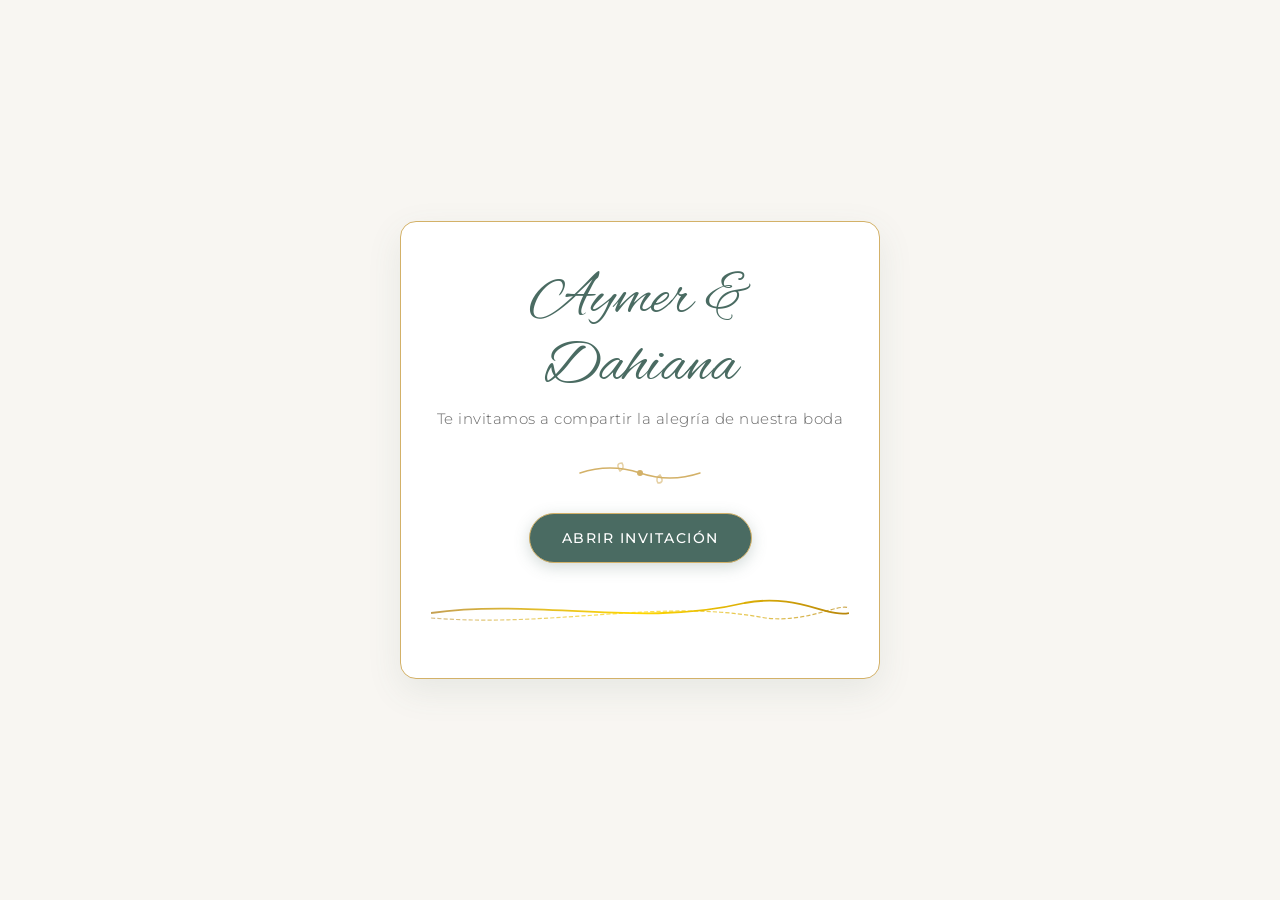
<file: Invitacion dahiana/index.html>
<!DOCTYPE html>
<html lang="es">
<head>
    <meta charset="UTF-8">
    <meta name="viewport" content="width=device-width, initial-scale=1.0">
    <title>Bienvenida - Dahiana & Hemer</title>

    <!-- Fuentes Tipográficas -->
    <link rel="preconnect" href="https://fonts.googleapis.com">
    <link rel="preconnect" href="https://fonts.gstatic.com" crossorigin>
    <link href="https://fonts.googleapis.com/css2?family=Alex+Brush&family=Montserrat:wght@300;400;500;600&display=swap" rel="stylesheet">

    <!-- Hoja de Estilos Externa -->
    <link rel="stylesheet" href="Entrada.css">
</head>
<body>

    <!-- TARJETA DE BIENVENIDA -->
    <main class="welcome-card">
        
        <h1 class="welcome-title">Aymer & Dahiana</h1>
        <p class="welcome-subtitle">Te invitamos a compartir la alegría de nuestra boda</p>

        <!-- Detalle Botánico Dorado -->
        <svg class="botanical-divider" viewBox="0 0 140 30" aria-hidden="true">
            <path d="M 10,15 Q 40,5 70,15 Q 100,25 130,15" />
            <circle cx="70" cy="15" r="3" fill="#D3B168" />
            <path d="M 50,13 Q 45,5 52,5 Q 55,10 50,13 Z" fill="#D3B168" opacity="0.6" />
            <path d="M 90,17 Q 95,25 88,25 Q 85,20 90,17 Z" fill="#D3B168" opacity="0.6" />
        </svg>

        <!-- BOTÓN DE REDIRECCIÓN CON PARÁMETRO DE REPRODUCCIÓN AUTO -->
            <a href="../Invitacion dahiana/front/bosquejo.html" class="btn-open-invitation">
                Abrir Invitación
            </a>

        <!-- Listón Entrelazado Decorativo -->
        <div class="card-footer-ribbon" aria-hidden="true">
            <svg viewBox="0 0 400 40" preserveAspectRatio="none" style="width: 100%; height: 100%;">
                <defs>
                    <linearGradient id="gold-line-grad" x1="0%" y1="0%" x2="100%" y2="0%">
                        <stop offset="0%" stop-color="#C5A053" />
                        <stop offset="50%" stop-color="#FFD700" />
                        <stop offset="100%" stop-color="#B8860B" />
                    </linearGradient>
                </defs>
                <path d="M 0,20 C 100,5 200,35 300,10 C 350,0 380,25 400,20" stroke="url(#gold-line-grad)" stroke-width="1.8" fill="none" />
                <path d="M 0,25 C 120,35 220,5 320,25 C 360,30 390,10 400,15" stroke="url(#gold-line-grad)" stroke-width="1.2" stroke-dasharray="4 2" fill="none" opacity="0.7" />
            </svg>
        </div>

    </main>

</body>
</html>
</file>
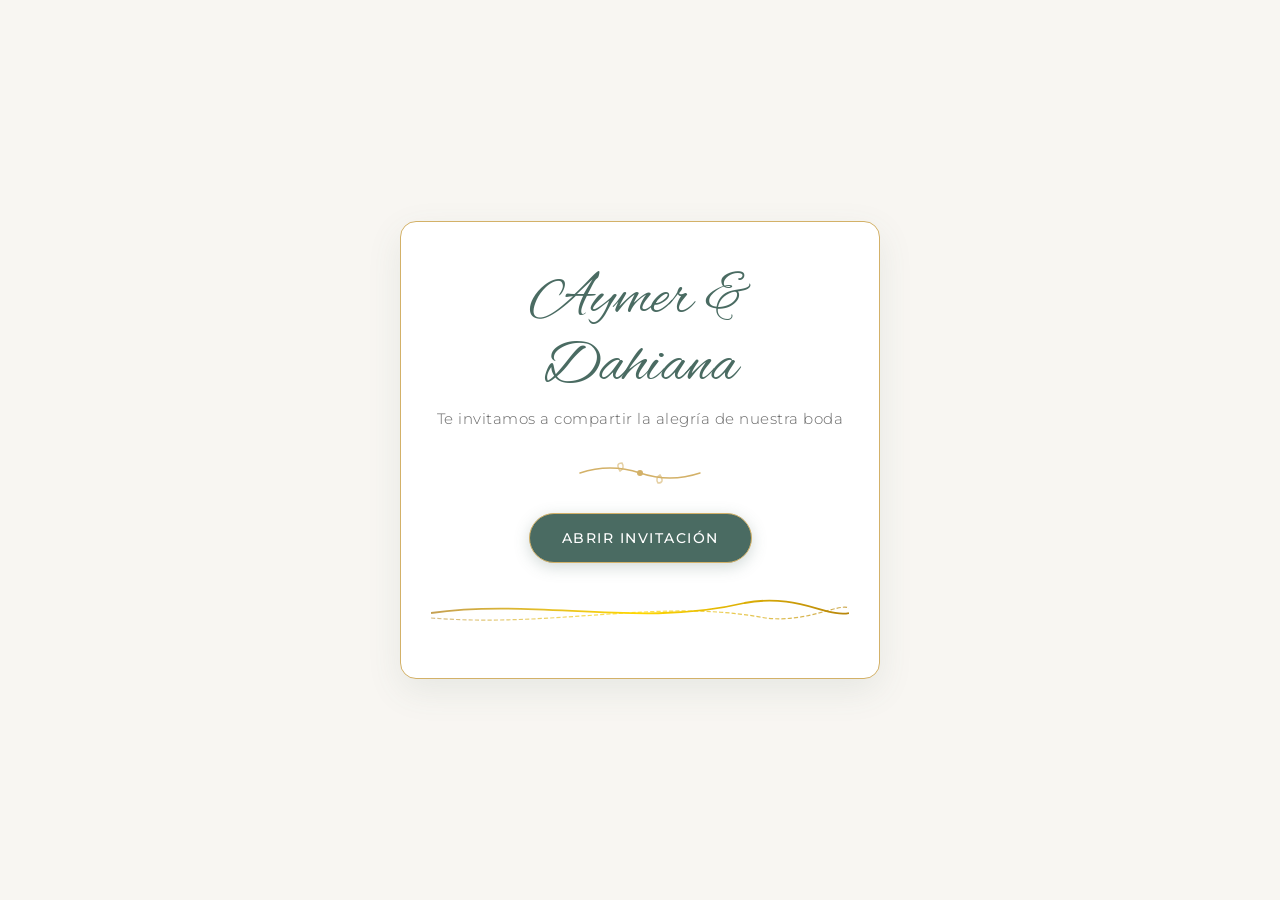
<file: Invitacion dahiana/front/index.html>
<!DOCTYPE html>
<html lang="es">
<head>
    <meta charset="UTF-8">
    <meta name="viewport" content="width=device-width, initial-scale=1.0">
    <title>Bienvenida - Dahiana & Hemer</title>

    <!-- Fuentes Tipográficas -->
    <link rel="preconnect" href="https://fonts.googleapis.com">
    <link rel="preconnect" href="https://fonts.gstatic.com" crossorigin>
    <link href="https://fonts.googleapis.com/css2?family=Alex+Brush&family=Montserrat:wght@300;400;500;600&display=swap" rel="stylesheet">

    <!-- Hoja de Estilos Externa -->
    <link rel="stylesheet" href="Entrada.css">
</head>
<body>

    <!-- TARJETA DE BIENVENIDA -->
    <main class="welcome-card">
        
        <h1 class="welcome-title">Aymer & Dahiana</h1>
        <p class="welcome-subtitle">Te invitamos a compartir la alegría de nuestra boda</p>

        <!-- Detalle Botánico Dorado -->
        <svg class="botanical-divider" viewBox="0 0 140 30" aria-hidden="true">
            <path d="M 10,15 Q 40,5 70,15 Q 100,25 130,15" />
            <circle cx="70" cy="15" r="3" fill="#D3B168" />
            <path d="M 50,13 Q 45,5 52,5 Q 55,10 50,13 Z" fill="#D3B168" opacity="0.6" />
            <path d="M 90,17 Q 95,25 88,25 Q 85,20 90,17 Z" fill="#D3B168" opacity="0.6" />
        </svg>

        <!-- BOTÓN DE REDIRECCIÓN CON PARÁMETRO DE REPRODUCCIÓN AUTO -->
            <a href="bosquejo.html" class="btn-open-invitation">
                Abrir Invitación
            </a>

        <!-- Listón Entrelazado Decorativo -->
        <div class="card-footer-ribbon" aria-hidden="true">
            <svg viewBox="0 0 400 40" preserveAspectRatio="none" style="width: 100%; height: 100%;">
                <defs>
                    <linearGradient id="gold-line-grad" x1="0%" y1="0%" x2="100%" y2="0%">
                        <stop offset="0%" stop-color="#C5A053" />
                        <stop offset="50%" stop-color="#FFD700" />
                        <stop offset="100%" stop-color="#B8860B" />
                    </linearGradient>
                </defs>
                <path d="M 0,20 C 100,5 200,35 300,10 C 350,0 380,25 400,20" stroke="url(#gold-line-grad)" stroke-width="1.8" fill="none" />
                <path d="M 0,25 C 120,35 220,5 320,25 C 360,30 390,10 400,15" stroke="url(#gold-line-grad)" stroke-width="1.2" stroke-dasharray="4 2" fill="none" opacity="0.7" />
            </svg>
        </div>

    </main>

</body>
</html>
</file>
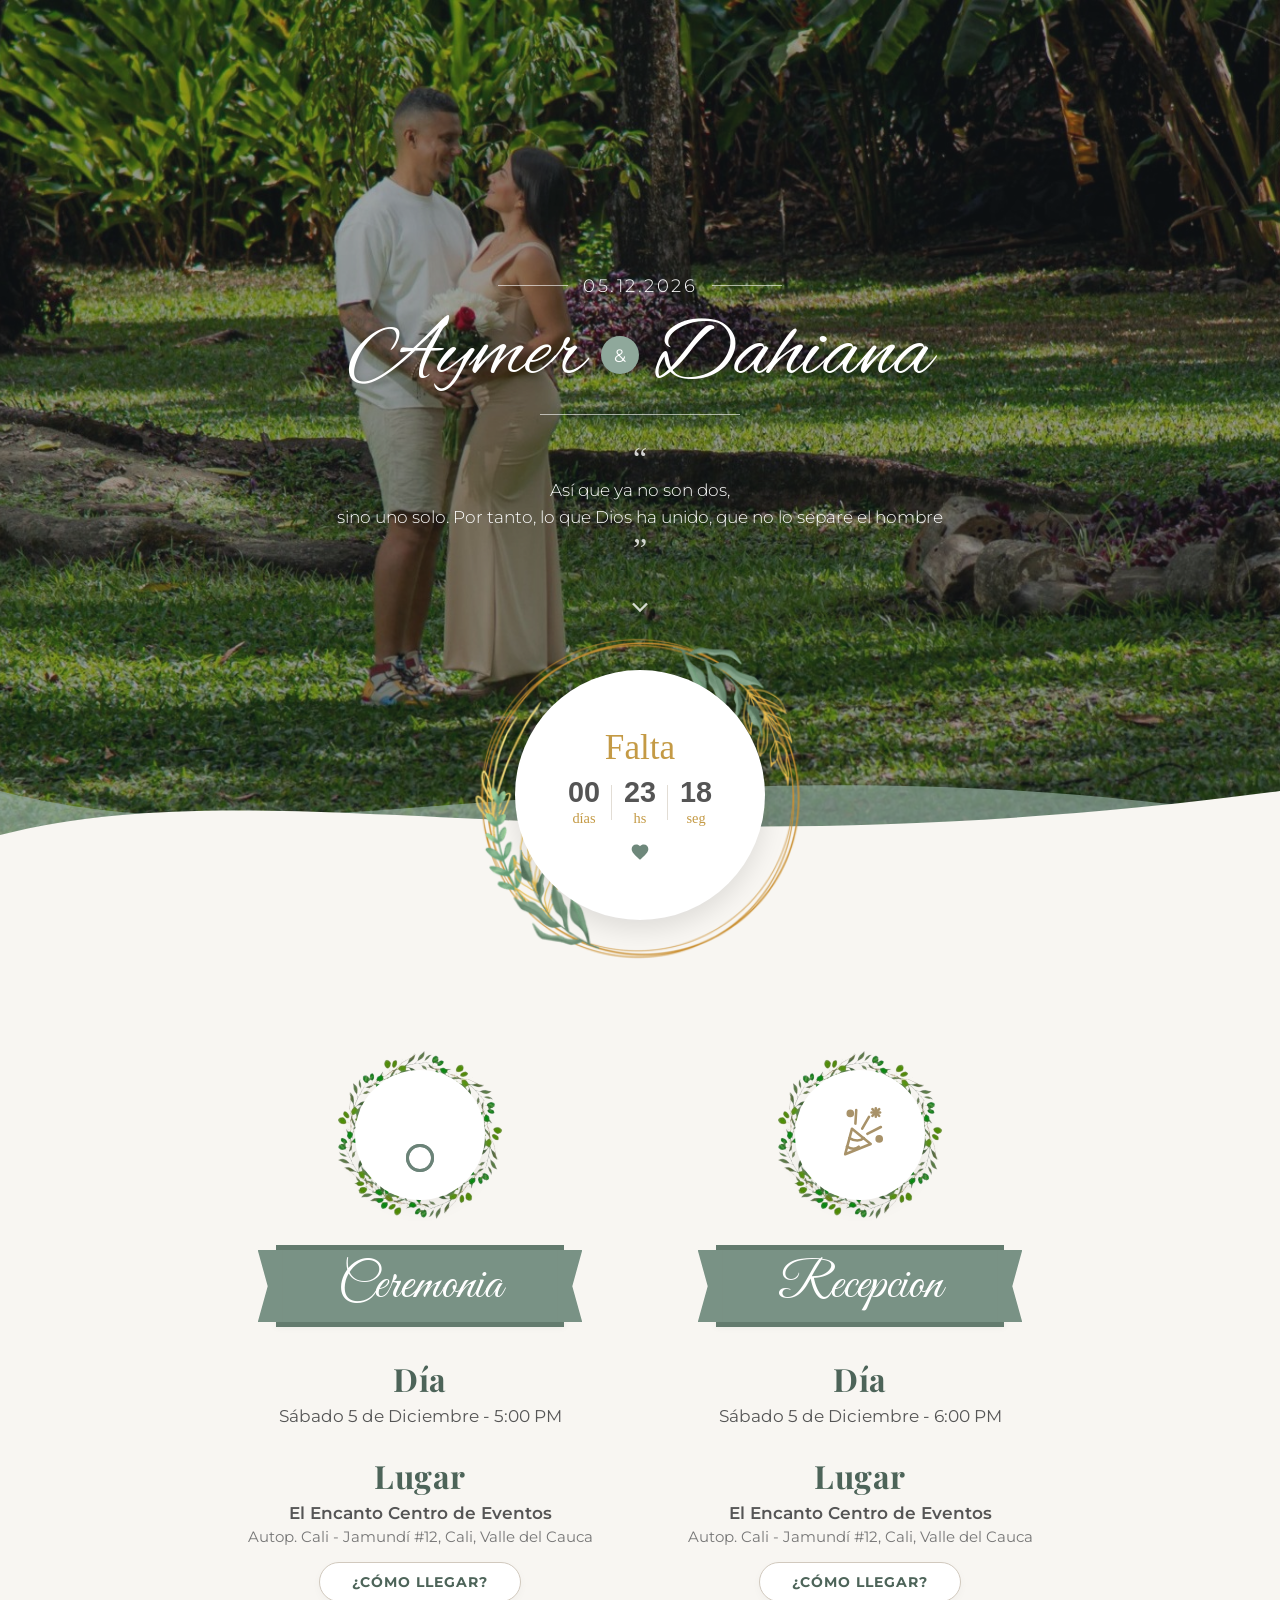
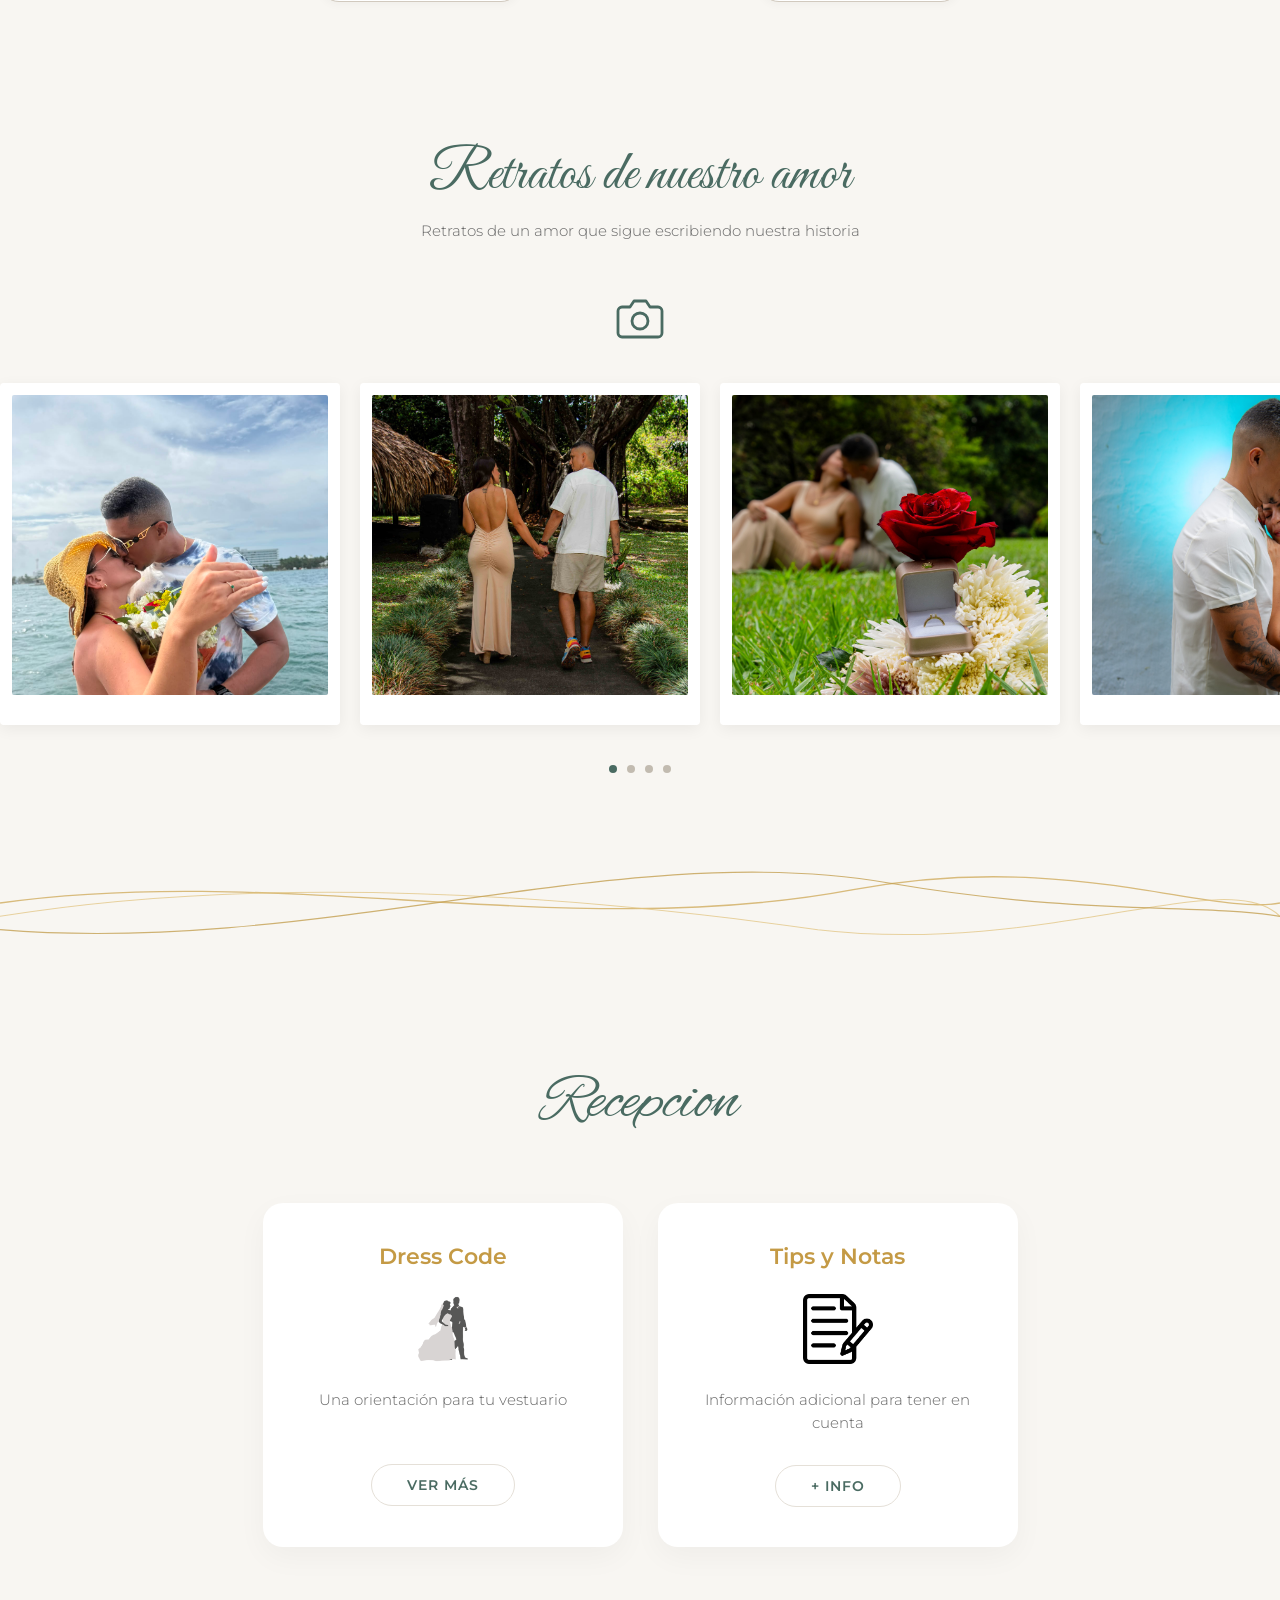
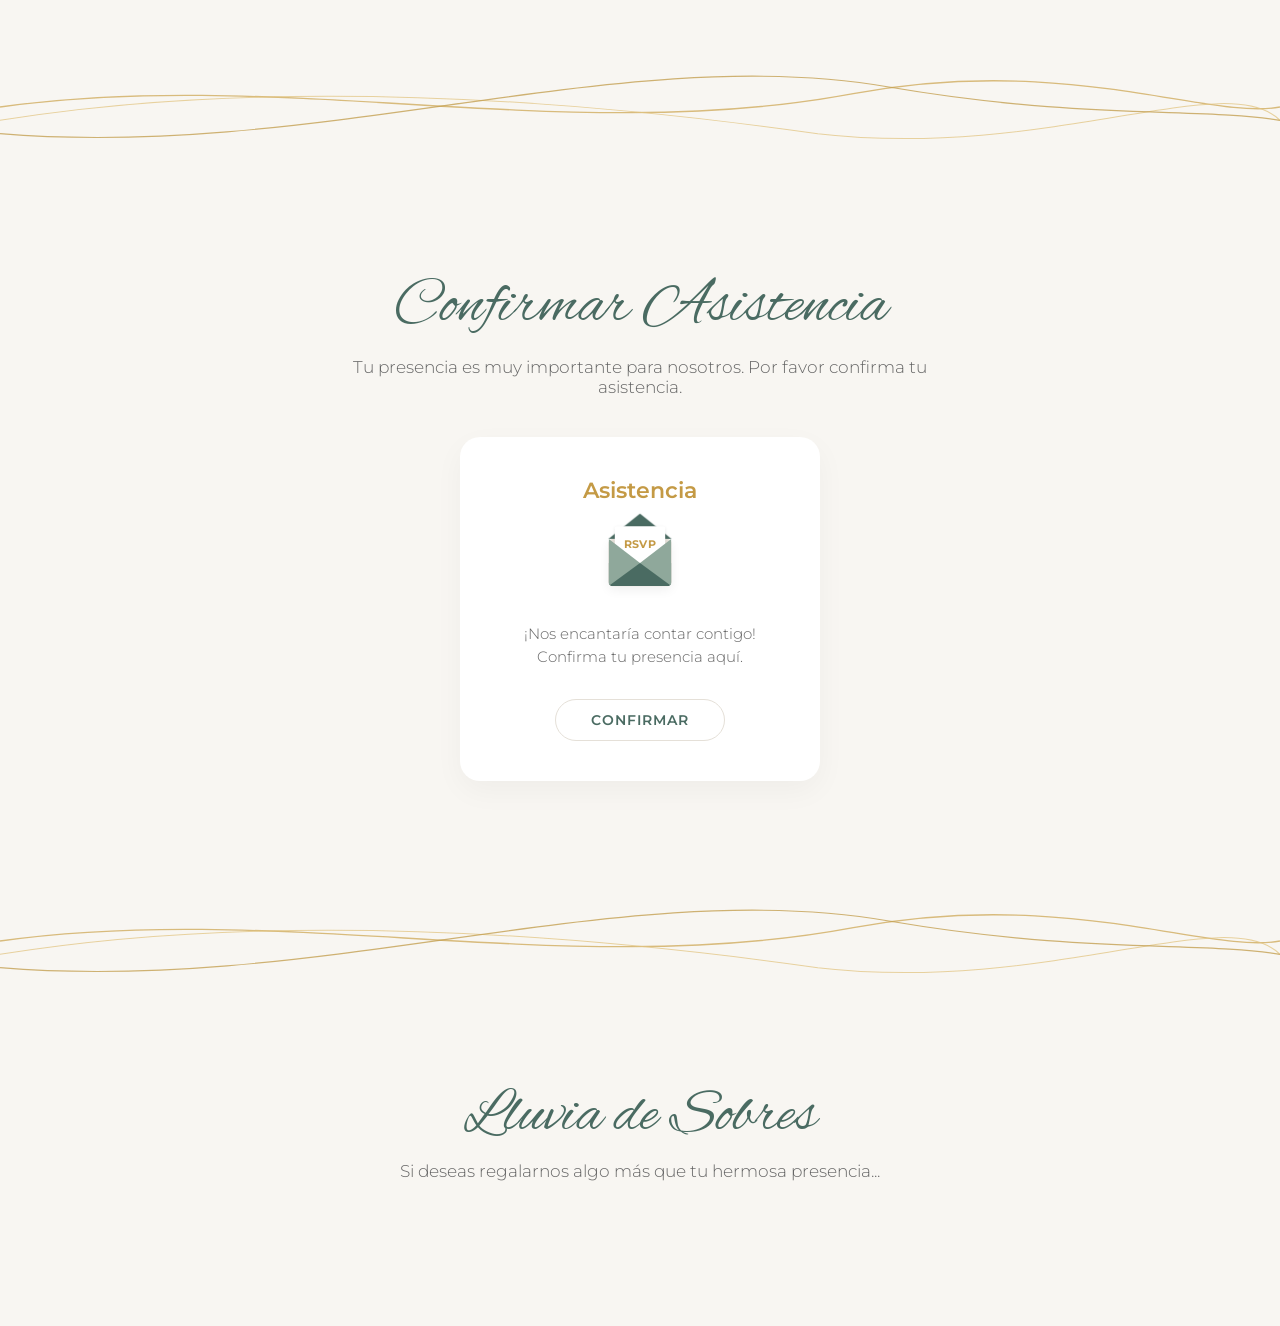
<file: Invitacion dahiana/front/bosquejo.html>
<!DOCTYPE html>
<html lang="es">
<head>
    <meta charset="UTF-8">
    <meta name="viewport" content="width=device-width, initial-scale=1.0">
    <title>Invitación de Boda - Dahiana & Aymer</title>

    <!-- Fuentes Tipográficas Consolidadas -->
    <link rel="preconnect" href="https://fonts.googleapis.com">
    <link rel="preconnect" href="https://fonts.gstatic.com" crossorigin>
    <link href="https://fonts.googleapis.com/css2?family=Alex+Brush&family=Great+Vibes&family=Montserrat:ital,wght@0,300;0,400;0,500;0,600;0,700;1,300&family=Playfair+Display:ital,wght@0,600;0,700;1,400&display=swap" rel="stylesheet">

    <!-- Hojas de Estilos del Proyecto -->
    <link rel="stylesheet" href="bosquejo.css">
    <link rel="stylesheet" href="temporizador.css">
    <link rel="stylesheet" href="Dia_Boda.css">
    <link rel="stylesheet" href="Carrucel_fotos.css">
</head>
<body>

<!-- ==========================================
     1. PORTADA PRINCIPAL CON ONDA INCORPORADA
     ========================================== -->
<section class="hero-cover">


    <img src="../public/fotos_boda/fotoprincipal.jpeg" alt="Portada Dahiana y Hemer" class="hero-single-img">

    <div class="overlay"></div>

    <div class="hero-content">
        <div class="date-wrapper">
            <span class="line"></span>
            <p class="event-date">05.12.2026</p>
            <span class="line"></span>
        </div>

        <div class="names-wrapper">
            <h1 class="bride-groom-name">Aymer</h1>
            <span class="ampersand-badge">&</span>
            <h1 class="bride-groom-name">Dahiana</h1>
        </div>

        <div class="divider-line"></div>

        <div class="quote-wrapper">
            <span class="quote-mark">“</span>
            <p class="quote-text">
                Así que ya no son dos,<br>
                 sino uno solo. Por tanto, lo que Dios ha unido, que no lo separe el hombre
            </p>
            <span class="quote-mark">”</span>
        </div>

        <div class="scroll-down-arrow">
            <svg viewBox="0 0 24 24" width="28" height="28" stroke="currentColor" stroke-width="2" fill="none">
                <polyline points="6 9 12 15 18 9"></polyline>
            </svg>
        </div>
    </div>

    <!-- CORTE ONDULADO FIEL A LA REFERENCIA -->
    <div class="wave-divider">
        <svg viewBox="0 0 1440 320" preserveAspectRatio="none" class="wave-svg">
            <!-- Capa sutil verde salvia detrás -->
            <path fill="#8FA89B" fill-opacity="0.7" d="M0,160 C360,280 720,60 1440,200 L1440,320 L0,320 Z"></path>
            <!-- Capa principal crema al frente que realiza el corte -->
            <path fill="#F8F6F2" d="M0,224 C320,120 680,290 1440,160 L1440,320 L0,320 Z"></path>
        </svg>
    </div>
</section>

<!-- ==========================================
     2. TEMPORIZADOR MONTADO SOBRE EL CORTE
     ========================================== -->
<div class="countdown-overlap-wrapper">
    <section class="section countdown-section">
        <div class="countdown-container">
            <div class="timer-circle">
                <h2 class="timer-title">Falta</h2>

                <div class="timer" id="timer">
                    <div class="time-card">
                        <span id="days">00</span>
                        <p>días</p>
                    </div>
                    <div class="time-card">
                        <span id="hours">00</span>
                        <p>hs</p>
                    </div>
                    <div class="time-card">
                        <span id="seconds">00</span>
                        <p>seg</p>
                    </div>
                </div>

                <svg class="timer-heart" viewBox="0 0 24 24">
                    <path d="M12 21.35l-1.45-1.32C5.4 15.36 2 12.28 2 8.5 2 5.42 4.42 3 7.5 3c1.74 0 3.41.81 4.5 2.09C13.09 3.81 14.76 3 16.5 3 19.58 3 22 5.42 22 8.5c0 3.78-3.4 6.86-8.55 11.54L12 21.35z"/>
                </svg>

                <p id="expired-message" class="expired-message" style="display: none;">
                    ¡Llegó el gran día! 🎉
                </p>
            </div>
        </div>
    </section>
</div>


    <!-- ==========================================
         3. UBICACIÓN Y FECHAS (DÍA DE LA BODA)
         ========================================== -->
    <section class="events-section">
        <div class="events-container">
            
            <!-- TARJETA 1: CEREMONIA -->
            <div class="event-card">
                <div class="circle-wrapper">
                    <img src="../public/fotos_boda/marco2.png" alt="Marco Ceremonia" class="circle-frame">
                    <div class="icon-circle">
                        <div class="ceremony-anim-container">
                            <svg class="heart-line-svg" viewBox="0 0 100 80">
                                <path class="heart-path" d="M 50,65 C 20,40 10,25 25,12 C 35,3 45,12 50,20 C 55,12 65,3 75,12 C 90,25 80,40 50,65 Z" fill="none" stroke="#6B8378" stroke-width="3" stroke-linecap="round" stroke-linejoin="round"/>
                            </svg>
        
                            <div class="rings-wrapper">
                                <div class="ring ring-left"></div>
                                <div class="ring ring-right"></div>
                            </div>
                        </div>
                    </div>
                </div>

                <div class="ribbon-banner">
                    <h2>Ceremonia</h2>
                </div>

                <div class="info-content">
                    <div class="event-block">
                        <h3>Día</h3>
                        <p class="event-detail">Sábado 5 de Diciembre - 5:00 PM</p>
                    </div>

                    <div class="event-block">
                        <h3>Lugar</h3>
                        <p class="event-detail font-medium"> El Encanto Centro de Eventos</p>
                        <p class="event-subdetail">Autop. Cali - Jamundí #12, Cali, Valle del Cauca</p>
                        <a href="https://www.google.com/maps/place/El+Encanto+Centro+De+Eventos/@3.2912204,-76.5205644,15.98z/data=!4m6!3m5!1s0x8e309f000b661b8d:0xb6f10bed2f12b15e!8m2!3d3.2949419!4d-76.5226216!16s%2Fg%2F11yqlfv62g?entry=ttu&g_ep=EgoyMDI2MDkwMi4wIKXMDSoASAFQAw%3D%3D" target="_blank" class="location-btn">¿CÓMO LLEGAR?</a>
                    </div>
                </div>
            </div>

            <!-- TARJETA 2: FIESTA -->
            <div class="event-card">
                <div class="circle-wrapper">
                    <img src="../public/fotos_boda/marco2.png" alt="Marco Fiesta" class="circle-frame">
                    <div class="icon-circle">
                        <div class="popper-container">
                            <svg class="party-popper-svg" viewBox="0 0 100 100" fill="none" stroke="#A89269" stroke-width="3" stroke-linecap="round" stroke-linejoin="round">
                                <g class="popper-body">
                                    <path d="M 32,72 L 40,42 L 62,60 Z" />
                                    <path d="M 37,53 C 42,56 48,58 54,53" />
                                    <path d="M 34,63 C 39,66 44,67 48,63" />
                                </g>
                                <g class="confetti-burst">
                                    <line class="spark s1" x1="52" y1="42" x2="60" y2="28" />
                                    <line class="spark s2" x1="58" y1="48" x2="74" y2="40" />
                                    <line class="spark s3" x1="44" y1="36" x2="45" y2="20" />
                                    <circle class="dot d1" cx="38" cy="24" r="3" fill="#A89269" />
                                    <circle class="dot d2" cx="72" cy="54" r="3" fill="#A89269" />
                                    <g class="star-spark">
                                        <line x1="68" y1="28" x2="68" y2="18" />
                                        <line x1="63" y1="23" x2="73" y2="23" />
                                        <line x1="64" y1="19" x2="72" y2="27" />
                                        <line x1="64" y1="27" x2="72" y2="19" />
                                    </g>
                                </g>
                            </svg>
                        </div>
                    </div>
                </div>

                <div class="ribbon-banner">
                    <h2>Recepcion</h2>
                </div>

                <div class="info-content">
                    <div class="event-block">
                        <h3>Día</h3>
                        <p class="event-detail">Sábado 5 de Diciembre - 6:00 PM</p>
                    </div>

                    <div class="event-block">
                        <h3>Lugar</h3>
                        <p class="event-detail font-medium">El Encanto Centro de Eventos</p>
                        <p class="event-subdetail">Autop. Cali - Jamundí #12, Cali, Valle del Cauca</p>
                        <a href="https://www.google.com/maps/place/El+Encanto+Centro+De+Eventos/@3.2949668,-76.5228049,16z/data=!4m15!1m8!3m7!1s0x8e309f000b661b8d:0xb6f10bed2f12b15e!2sEl+Encanto+Centro+De+Eventos!8m2!3d3.2949419!4d-76.5226216!10e5!16s%2Fg%2F11yqlfv62g!3m5!1s0x8e309f000b661b8d:0xb6f10bed2f12b15e!8m2!3d3.2949419!4d-76.5226216!16s%2Fg%2F11yqlfv62g?entry=ttu&g_ep=EgoyMDI2MDkwMi4wIKXMDSoASAFQAw%3D%3D" target="_blank" class="location-btn">¿CÓMO LLEGAR?</a>
                    </div>
                </div>
            </div>

        </div>
    </section>

    <!-- ==========================================
         4. CARRUSEL DE FOTOS
         ========================================== -->
    <section class="gallery-section">
        <h1 class="gallery-title">Retratos de nuestro amor</h1>
            <p class="card-text">Retratos de un amor que sigue escribiendo nuestra historia</p>
        <div class="camera-icon">
            <svg xmlns="http://www.w3.org/2000/svg" viewBox="0 0 24 24" fill="none" stroke="#4A6B62" stroke-width="1.4" stroke-linecap="round" stroke-linejoin="round">
                <path d="M23 19a2 2 0 0 1-2 2H3a2 2 0 0 1-2-2V8a2 2 0 0 1 2-2h4l2-3h6l2 3h4a2 2 0 0 1 2 2z"></path>
                <circle cx="12" cy="13" r="4"></circle>
            </svg>
        </div>

        <div class="carousel-container" id="carouselContainer">
            <div class="carousel-track" id="carouselTrack">
                <div class="photo-card"><img src="../public/fotos_boda/Foto.jpeg"Boda 1"></div>
                <div class="photo-card"><img src="../public/fotos_boda/IMG0559.jpeg"Boda 3"></div>
                <div class="photo-card"><img src="../public/fotos_boda/IMG0561.jpeg"Boda 4"></div>

                <!-- Duplicado exacto para el efecto infinito -->
                <div class="photo-card"><img src="../public/fotos_boda/IMG0624.jpeg"Boda 1"></div>
                <div class="photo-card"><img src="../public/fotos_boda//Foto.jpeg"Boda 2"></div>
                <div class="photo-card"><img src="../public/fotos_boda/IMG0559.jpeg"Boda 4"></div>
            </div>
        </div>

        <div class="carousel-dots">
            <span class="dot active"></span>
            <span class="dot"></span>
            <span class="dot"></span>
            <span class="dot"></span>
        </div>
    </section>

    <!-- DIVISOR ONDULADO DORADO (Insertar entre secciones) -->
<div class="ribbon-divider ribbon-divider-straight" aria-hidden="true">
    <svg viewBox="0 0 1440 180" preserveAspectRatio="none">
        <path d="M0,90 C320,30 640,150 960,70 C1200,10 1360,110 1440,90" 
              stroke="#D3B168" stroke-width="2" fill="none" opacity="0.85"/>
        <path d="M0,110 C280,50 600,70 920,130 C1180,170 1380,30 1440,110" 
              stroke="#E2C482" stroke-width="1.5" fill="none" opacity="0.75"/>
        <path d="M0,130 C360,170 700,-10 1000,60 C1220,110 1350,90 1440,110" 
              stroke="#C5A053" stroke-width="1.8" fill="none" opacity="0.8"/>
    </svg>
</div>


    <!-- ==========================================
         SCRIPTS UNIFICADOS DEL PROYECTO
         ========================================== -->
    <script>
        document.addEventListener('DOMContentLoaded', () => {
            
            // Lógica 1: Temporizador de Cuenta Regresiva
            const FECHA_BODA = "2026-12-05T16:30:00";
            const targetDate = new Date(FECHA_BODA).getTime();

            const daysEl = document.getElementById("days");
            const hoursEl = document.getElementById("hours");
            const secondsEl = document.getElementById("seconds");
            const timerContainer = document.getElementById("timer");
            const expiredMessage = document.getElementById("expired-message");

            function updateCountdown() {
                const now = new Date().getTime();
                const difference = targetDate - now;

                if (difference <= 0) {
                    clearInterval(timerInterval);
                    if (timerContainer) timerContainer.style.display = "none";
                    if (expiredMessage) expiredMessage.style.display = "block";
                    return;
                }

                const days = Math.floor(difference / (1000 * 60 * 60 * 24));
                const hours = Math.floor((difference % (1000 * 60 * 60 * 24)) / (1000 * 60 * 60));
                const seconds = Math.floor((difference % (1000 * 60)) / 1000);

                if (daysEl) daysEl.innerText = String(days).padStart(2, '0');
                if (hoursEl) hoursEl.innerText = String(hours).padStart(2, '0');
                if (secondsEl) secondsEl.innerText = String(seconds).padStart(2, '0');
            }

            updateCountdown();
            const timerInterval = setInterval(updateCountdown, 1000);

            // Lógica 2: Carrusel de Fotos Interactivo
            const container = document.getElementById('carouselContainer');
            const track = document.getElementById('carouselTrack');
            const dots = document.querySelectorAll('.dot');

            if (container && track) {
                container.addEventListener('mouseenter', () => {
                    track.style.animationPlayState = 'paused';
                });

                container.addEventListener('mouseleave', () => {
                    track.style.animationPlayState = 'running';
                });
            }

            if (dots.length > 0) {
                let activeDotIndex = 0;
                setInterval(() => {
                    dots[activeDotIndex].classList.remove('active');
                    activeDotIndex = (activeDotIndex + 1) % dots.length;
                    dots[activeDotIndex].classList.add('active');
                }, 3000);
            }
        });
    </script>

    <!-- ==========================================
     SECCIÓN: DETALLES DE LA FIESTA (DISEÑO PLANO)
     ========================================== -->
<section class="fiesta-details-section">

    <div class="fiesta-header">
        <h2 class="fiesta-title">Recepcion</h2>
    </div>

    <div class="cards-grid">
        <!-- TARJETA 1: DRESS CODE -->
        <div class="fiesta-card">
            <h3 class="card-title">Dress Code</h3>
            
            <!-- Ruta de imagen modificable -->
            <div class="card-icon-wrapper">
                <img src="../public/fotos_boda/novios.png" alt="Dress Code" class="card-custom-icon">
            </div>

            <p class="card-text">Una orientación para tu vestuario</p>

            <button class="modal-trigger-btn" onclick="openModal('modal-dresscode')">VER MÁS</button>
        </div>

        <!-- TARJETA 2: TIPS Y NOTAS -->
        <div class="fiesta-card">
            <h3 class="card-title">Tips y Notas</h3>
            
            <!-- Ruta de imagen modificable -->
            <div class="card-icon-wrapper">
                <img src="../public/fotos_boda/notas.png" alt="Tips y Notas" class="card-custom-icon">
            </div>

            <p class="card-text">Información adicional para tener en cuenta</p>

            <button class="modal-trigger-btn" onclick="openModal('modal-tips')">+ INFO</button>
        </div>
    </div>
</section>



<!-- ==========================================
     VENTANAS EMERGENTES (MODALES CON TEXTO EXACTO)
     ========================================== -->

<!-- MODAL 1: DRESS CODE (Basado en tu Imagen 1) -->
<div id="modal-dresscode" class="modal-overlay">
    <div class="modal-box modal-dresscode-box">
        <button class="modal-close-btn" onclick="closeModal('modal-dresscode')">&times;</button>
        
        <h3 class="modal-subtitle-serif">Código de Vestimenta</h3>
        
        <!-- Espacio reservado para tu imagen personalizada -->
        <div class="modal-image-container">
            <img src="../public/fotos_boda/trajeyvestido.png" alt="Ilustración Dress Code" class="modal-custom-img">
        </div>

        <h2 class="modal-title-cursive">Formal</h2>

        <p class="modal-reservation-text">
            Se reserva el color <br>
            <strong>BLANCO</strong> <br>
            para la novia
        </p>
    </div>
</div>

<!-- MODAL 2: TIPS Y NOTAS (Basado en tu Imagen 2 - Texto Exacto) -->
<div id="modal-tips" class="modal-overlay">
    <div class="modal-box modal-tips-box">
        <button class="modal-close-btn modal-close-dark" onclick="closeModal('modal-tips')">&times;</button>
        
        <!-- Icono de Portapapeles -->
        <div class="modal-header-icon">
            <svg viewBox="0 0 24 24" width="40" height="40" fill="none" stroke="#D3B168" stroke-width="1.8" stroke-linecap="round" stroke-linejoin="round">
                <path d="M16 4h2a2 2 0 0 1 2 2v14a2 2 0 0 1-2 2H6a2 2 0 0 1-2-2V6a2 2 0 0 1 2-2h2"></path>
                <rect x="8" y="2" width="8" height="4" rx="1" ry="1"></rect>
                <path d="M9 14l2 2 4-4"></path>
            </svg>
        </div>

        <h3 class="modal-tips-title">Tips y Notas</h3>

        <div class="modal-tips-body">
            <p class="tip-item">
                <strong>• Puntualidad:</strong> les agradecemos ser puntuales.
            </p>

            <p class="tip-item">
                <strong>• Confirmación de asistencia:</strong> Para nosotros es muy importante contar con tu presencia. Te agradecemos confirmar tu asistencia antes del 1 de noviembre del 2026, ya que después de esa fecha se cerrará la lista de ingreso y no será posible realizar cambios.
            </p>

            <p class="tip-item">
                <strong>• Sin niños:</strong> Con mucho cariño, esta será una celebración sólo para adultos, gracias por comprendernos.
            </p>

            <div class="contact-block">
                <p class="contact-header"><strong>• Para información adicional, escríbenos a nuestros números de contacto:</strong></p>
                <p class="contact-numbers">
                     <a href="tel:+573158637587">(+57)  321 8644645</a>
                </p>
            </div>
        </div>
    </div>
</div>

<!-- SCRIPT DE CONTROL -->
<script>
    function openModal(modalId) {
        const modal = document.getElementById(modalId);
        if (modal) modal.classList.add('active');
    }

    function closeModal(modalId) {
        const modal = document.getElementById(modalId);
        if (modal) modal.classList.remove('active');
    }

    window.addEventListener('click', function(event) {
        if (event.target.classList.contains('modal-overlay')) {
            event.target.classList.remove('active');
        }
    });
</script>
<!-- DIVISOR ONDULADO DORADO (Insertar entre secciones) -->
<div class="ribbon-divider ribbon-divider-straight" aria-hidden="true">
    <svg viewBox="0 0 1440 180" preserveAspectRatio="none">
        <path d="M0,90 C320,30 640,150 960,70 C1200,10 1360,110 1440,90" 
              stroke="#D3B168" stroke-width="2" fill="none" opacity="0.85"/>
        <path d="M0,110 C280,50 600,70 920,130 C1180,170 1380,30 1440,110" 
              stroke="#E2C482" stroke-width="1.5" fill="none" opacity="0.75"/>
        <path d="M0,130 C360,170 700,-10 1000,60 C1220,110 1350,90 1440,110" 
              stroke="#C5A053" stroke-width="1.8" fill="none" opacity="0.8"/>
    </svg>
</div>
<!-- ==========================================
     SECCIÓN: CONFIRMACIÓN DE ASISTENCIA (CENTRADA)
     ========================================== -->
<section class="rsvp-section">

    <!-- Título fuera de la card -->
    <div class="rsvp-header">
        <h2 class="rsvp-title">Confirmar Asistencia</h2>
        <p class="rsvp-subtitle">Tu presencia es muy importante para nosotros. Por favor confirma tu asistencia.</p>
    </div>

    <!-- Contenedor centrado para la tarjeta -->
    <div class="rsvp-card-container">
        <!-- Tarjeta individual con la misma clase .fiesta-card -->
        <div class="fiesta-card rsvp-card rsvp-observer">
            <h3 class="card-title">Asistencia</h3>
            
            <!-- Animación CSS: Carta/Sobre abriéndose al scroll -->
            <div class="card-icon-wrapper">
                <div class="envelope-wrapper">
                    <div class="envelope">
                        <div class="envelope-flap"></div>
                        <div class="envelope-pocket"></div>
                        <div class="envelope-letter">
                            <span class="letter-text">RSVP</span>
                        </div>
                    </div>
                </div>
            </div>

            <p class="card-text">¡Nos encantaría contar contigo! Confirma tu presencia aquí.</p>

            <!-- Botón de redirección editable -->
            <a href="https://forms.cloud.microsoft/pages/responsepage.aspx?id=DQSIkWdsW0yxEjajBLZtrQAAAAAAAAAAAAZAAJwFTbpUNDNHSVFHMlNKOUhXWFhCSTBYRjc1VVdPUy4u&origin=lprLink&route=shorturl" target="_blank" class="modal-trigger-btn rsvp-btn">
                CONFIRMAR
            </a>
        </div>
    </div>
</section>

<!-- SCRIPT INTERSECTION OBSERVER -->
<script>
    document.addEventListener("DOMContentLoaded", function () {
        const observerOptions = {
            root: null,
            threshold: 0.4 // Se activa al visibilizar el 40% de la tarjeta
        };

        const rsvpObserver = new IntersectionObserver((entries, observer) => {
            entries.forEach(entry => {
                if (entry.isIntersecting) {
                    entry.target.classList.add("animate");
                    observer.unobserve(entry.target);
                }
            });
        }, observerOptions);

        const rsvpCard = document.querySelector(".rsvp-observer");
        if (rsvpCard) {
            rsvpObserver.observe(rsvpCard);
        }
    });
</script>

<!-- DIVISOR ONDULADO DORADO (Insertar entre secciones) -->
<div class="ribbon-divider ribbon-divider-straight" aria-hidden="true">
    <svg viewBox="0 0 1440 180" preserveAspectRatio="none">
        <path d="M0,90 C320,30 640,150 960,70 C1200,10 1360,110 1440,90" 
              stroke="#D3B168" stroke-width="2" fill="none" opacity="0.85"/>
        <path d="M0,110 C280,50 600,70 920,130 C1180,170 1380,30 1440,110" 
              stroke="#E2C482" stroke-width="1.5" fill="none" opacity="0.75"/>
        <path d="M0,130 C360,170 700,-10 1000,60 C1220,110 1350,90 1440,110" 
              stroke="#C5A053" stroke-width="1.8" fill="none" opacity="0.8"/>
    </svg>
</div>

<!-- ==========================================
     SECCIÓN: LLUVIA DE SOBRES CON ANIMACIÓN COMPLETA
     ========================================== -->
<section class="lluvia-sobres-section">
    <h2 class="sobres-title">Lluvia de Sobres</h2>
    <p class="sobres-subtitle">Si deseas regalarnos algo más que tu hermosa presencia...</p>

    <div class="sobres-icon-wrapper" aria-hidden="true">
        <svg viewBox="0 0 100 80" class="envelope-draw-svg">
            <!-- Fondo de la carta/ interior -->
            <path d="M 12,25 L 88,25 L 88,68 L 12,68 Z" class="envelope-paper" />

            <!-- Silueta del cuerpo del sobre -->
            <rect x="5" y="20" width="90" height="55" rx="4" class="draw-line body-line" />
            
            <!-- Pliegues inferiores internos -->
            <path d="M 5,75 L 42,45" class="draw-line fold-line-1" />
            <path d="M 95,75 L 58,45" class="draw-line fold-line-2" />

            <!-- Solapa superior (Animada en grupo para poder rotar) -->
            <g class="flap-group">
                <path d="M 5,20 L 50,52 L 95,20" class="draw-line flap-line" />
            </g>
        </svg>
    </div>
</section>
</script>

<!-- ELEMENTO DE AUDIO LOCAL -->
<audio id="wedding-audio" loop preload="auto">
    <source src="../fotos_boda/Melendi%20-%20Destino%20o%20Casualidad%20ft%20(mp3cut.net).mp3" type="audio/mpeg">
    <source src="fotos_boda/Melendi%20-%20Destino%20o%20Casualidad%20ft%20(mp3cut.net).mp3" type="audio/mpeg">
    Tu navegador no soporta la reproducción de audio.
</audio>

<script>
document.addEventListener("DOMContentLoaded", function () {
    const audio = document.getElementById("wedding-audio");
    const musicBtn = document.getElementById("music-toggle-btn");
    const musicIcon = document.getElementById("music-icon");

    audio.volume = 0.8;

    // Función para intentar reproducir y actualizar los controles
    function playAudio() {
        const playPromise = audio.play();
        if (playPromise !== undefined) {
            playPromise.then(() => {
                if (musicBtn) musicBtn.classList.add("playing");
                if (musicIcon) musicIcon.textContent = "🔊";
            }).catch((err) => {
                console.log("Error al iniciar audio:", err);
                if (musicBtn) musicBtn.classList.remove("playing");
                if (musicIcon) musicIcon.textContent = "🔈";
            });
        }
    }

    // Función para pausar
    function pauseAudio() {
        audio.pause();
        if (musicBtn) musicBtn.classList.remove("playing");
        if (musicIcon) musicIcon.textContent = "🔈";
    }

    // Verificar si se accedió desde el botón de la portada (con ?autoplay=true)
    const urlParams = new URLSearchParams(window.location.search);
    if (urlParams.get('autoplay') === 'true') {
        playAudio();
    }

    // Respaldo de seguridad: si el usuario hace clic o scroll en la invitación, reintentar reproducción
    function forcePlayOnInteraction() {
        if (audio.paused) {
            playAudio();
        }
        window.removeEventListener("click", forcePlayOnInteraction);
        window.removeEventListener("touchstart", forcePlayOnInteraction);
    }

    window.addEventListener("click", forcePlayOnInteraction, { once: true });
    window.addEventListener("touchstart", forcePlayOnInteraction, { once: true });

    // Alternar con el botón flotante superior derecho
    if (musicBtn) {
        musicBtn.addEventListener("click", function (e) {
            e.stopPropagation();
            if (audio.paused) {
                playAudio();
            } else {
                pauseAudio();
            }
        });
    }
});
</script>
</body>
</html>
</file>
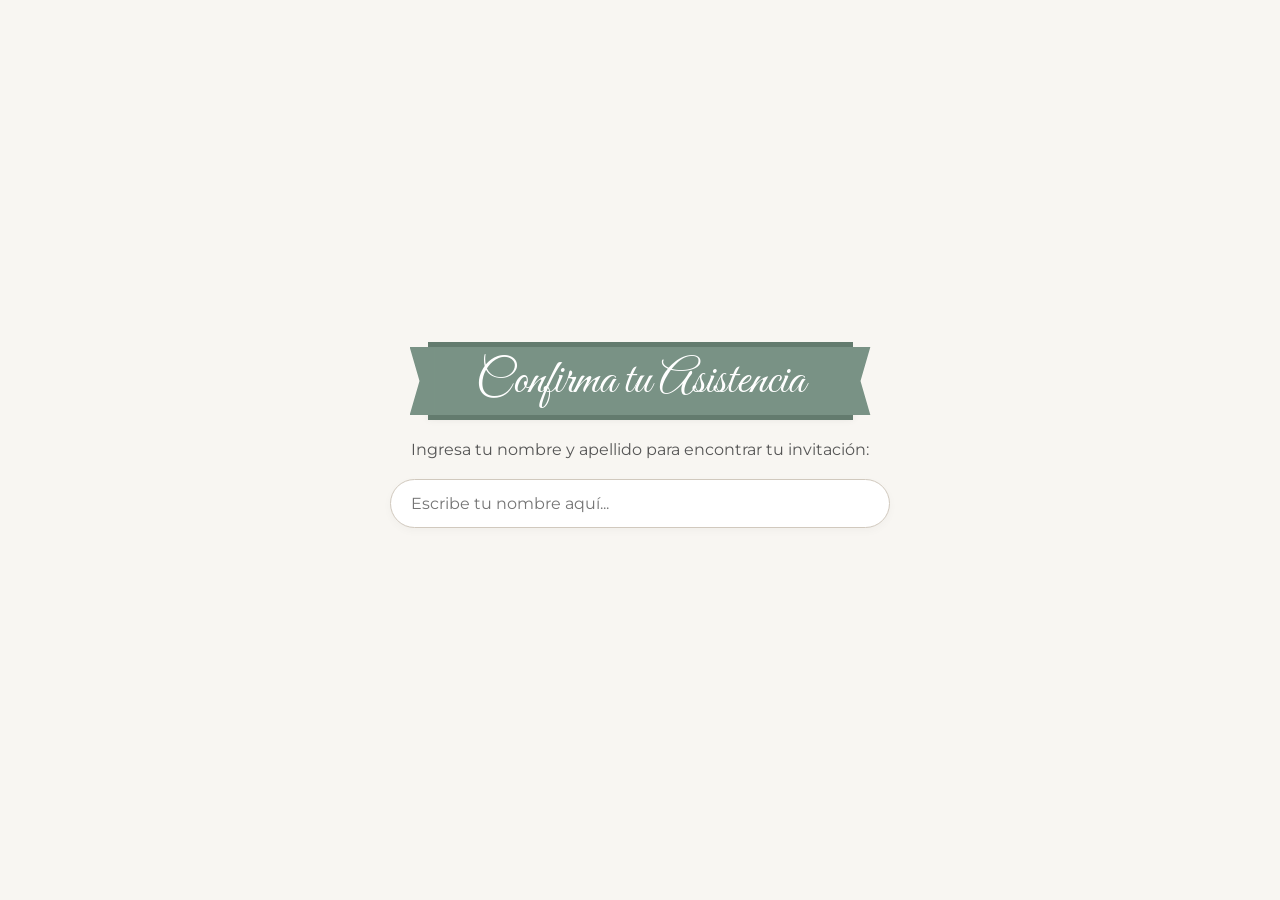
<file: Invitacion dahiana/front/busqueda.html>
<!DOCTYPE html>
<html lang="es">
<head>
    <meta charset="UTF-8">
    <meta name="viewport" content="width=device-width, initial-scale=1.0">
    <title>Buscador de Invitados</title>
    <link rel="preconnect" href="https://fonts.googleapis.com">
    <link rel="preconnect" href="https://fonts.gstatic.com" crossorigin>
    <link href="https://fonts.googleapis.com/css2?family=Great+Vibes&family=Montserrat:wght@400;500;600;700&family=Playfair+Display:ital,wght@0,600;0,700;1,400&display=swap" rel="stylesheet">
    <link rel="stylesheet" href="busqueda.css">
</head>
<body>

    <section class="search-section">
        <div class="search-container">
            
            <div class="ribbon-banner">
                <h2>Confirma tu Asistencia</h2>
            </div>

            <p class="search-description">Ingresa tu nombre y apellido para encontrar tu invitación:</p>

            <div class="autocomplete-wrapper">
                <input type="text" id="guest-input" placeholder="Escribe tu nombre aquí..." autocomplete="off">
                <ul id="suggestions-list" class="suggestions-list"></ul>
            </div>

            <div id="result-card" class="result-card hidden">
                <h3 id="guest-name"></h3>
                <p id="guest-passes" class="passes-info"></p>
                <button id="view-card-btn" class="location-btn">VER INVITACIÓN</button>
            </div>

        </div>
    </section>

    <script src="invitados.js"></script>

    <script>
        const invitados = invitadosData;
        let selectedGuestId = null;

        const guestInput = document.getElementById('guest-input');
        const suggestionsList = document.getElementById('suggestions-list');
        const resultCard = document.getElementById('result-card');
        const guestName = document.getElementById('guest-name');
        const guestPasses = document.getElementById('guest-passes');
        const viewCardBtn = document.getElementById('view-card-btn');

        function cleanText(text) {
            return text.normalize("NFD").replace(/[\u0300-\u036f]/g, "").toLowerCase();
        }

        guestInput.addEventListener('input', function () {
            const query = cleanText(this.value.trim());
            suggestionsList.innerHTML = '';
            resultCard.classList.add('hidden');
            selectedGuestId = null;

            if (query.length < 1) {
                suggestionsList.classList.remove('active');
                return;
            }

            const matches = invitados.filter(guest => cleanText(guest.nombre).includes(query));

            if (matches.length > 0) {
                matches.forEach(guest => {
                    const li = document.createElement('li');
                    li.textContent = guest.nombre;
                    li.addEventListener('click', () => selectGuest(guest));
                    suggestionsList.appendChild(li);
                });
                suggestionsList.classList.add('active');
            } else {
                suggestionsList.classList.remove('active');
            }
        });

        function selectGuest(guest) {
            guestInput.value = guest.nombre;
            selectedGuestId = guest.id;
            suggestionsList.classList.remove('active');

            const grupoNombres = guest.integrantes.join(" & ");
            guestName.textContent = grupoNombres;
            
            if (guest.integrantes.length > 1) {
                guestPasses.textContent = `Pases asignados para ustedes: ${guest.pases} personas.`;
            } else {
                guestPasses.textContent = `Tienes ${guest.pases} ${guest.pases === 1 ? 'pase reservado' : 'pases reservados'}.`;
            }

            resultCard.classList.remove('hidden');
        }

        // Redireccionar al hacer clic en el botón enviando el ID
        viewCardBtn.addEventListener('click', function () {
            if (selectedGuestId) {
                window.location.href = `Principal.html?id=${selectedGuestId}`;
            }
        });

        document.addEventListener('click', function (e) {
            if (!guestInput.contains(e.target) && !suggestionsList.contains(e.target)) {
                suggestionsList.classList.remove('active');
            }
        });
    </script>
</body>
</html>
</file>
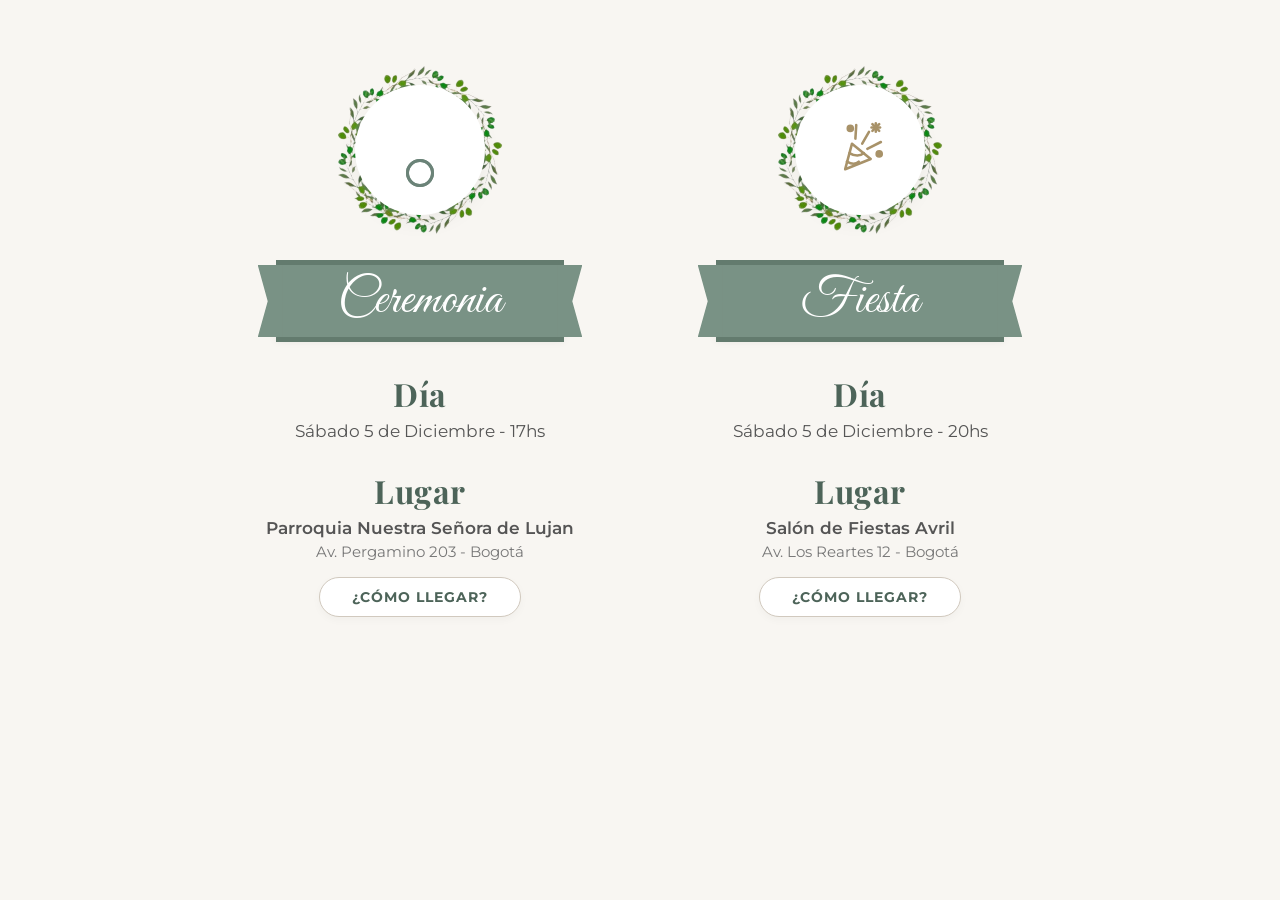
<file: Invitacion dahiana/front/Dia_Boda.html>
<!DOCTYPE html>
<html lang="es">
<head>
    <meta charset="UTF-8">
    <meta name="viewport" content="width=device-width, initial-scale=1.0">
    <title>Ubicación y Fechas</title>

    <!-- Fuentes desde Google Fonts -->
    <link rel="preconnect" href="https://fonts.googleapis.com">
    <link rel="preconnect" href="https://fonts.gstatic.com" crossorigin>
    <link href="https://fonts.googleapis.com/css2?family=Great+Vibes&family=Montserrat:wght@400;500;600;700&family=Playfair+Display:ital,wght@0,600;0,700;1,400&display=swap" rel="stylesheet">

    <link rel="stylesheet" href="Dia_Boda.css">
</head>
<body>

    <section class="events-section">
        <div class="events-container">
            
            <!-- TARJETA 1: CEREMONIA -->
            <div class="event-card">
                <!-- Contenedor del Círculo con Marco de Imagen Local -->
                <div class="circle-wrapper">
                    <!-- IMAGEN LOCAL DEL MARCO (Reemplaza 'marco1.png' por tu archivo) -->
                    <img src="../fotos_boda/marco2.png" alt="Marco Ceremonia" class="circle-frame">

                    <!-- Círculo blanco con Animación -->
                    <div class="icon-circle">
                        <div class="ceremony-anim-container">
                            <!-- Corazón en líneas animado -->
                            <svg class="heart-line-svg" viewBox="0 0 100 80">
                                <path class="heart-path" d="M 50,65 C 20,40 10,25 25,12 C 35,3 45,12 50,20 C 55,12 65,3 75,12 C 90,25 80,40 50,65 Z" fill="none" stroke="#6B8378" stroke-width="3" stroke-linecap="round" stroke-linejoin="round"/>
                            </svg>

                            <!-- Anillos chocando -->
                            <div class="rings-wrapper">
                                <div class="ring ring-left"></div>
                                <div class="ring ring-right"></div>
                            </div>
                        </div>
                    </div>
                </div>

                <!-- Banner Verde Estilo Listón -->
                <div class="ribbon-banner">
                    <h2>Ceremonia</h2>
                </div>

                <!-- Información Libre sin tarjeta -->
                <div class="info-content">
                    <div class="event-block">
                        <h3>Día</h3>
                        <p class="event-detail">Sábado 5 de Diciembre - 17hs</p>
                    </div>

                    <div class="event-block">
                        <h3>Lugar</h3>
                        <p class="event-detail font-medium">Parroquia Nuestra Señora de Lujan</p>
                        <p class="event-subdetail">Av. Pergamino 203 - Bogotá</p>
                        <a href="#" target="_blank" class="location-btn">¿CÓMO LLEGAR?</a>
                    </div>
                </div>
            </div>

            <!-- TARJETA 2: FIESTA -->
            <div class="event-card">
                <!-- Contenedor del Círculo con Marco de Imagen Local -->
                <div class="circle-wrapper">
                    <!-- IMAGEN LOCAL DEL MARCO (Reemplaza 'marco2.png' por tu archivo) -->
                    <img src="../fotos_boda/marco2.png" alt="Marco Fiesta" class="circle-frame">

                    <!-- Círculo blanco con Animación -->
                    <div class="icon-circle">
                        <div class="popper-container">
                            <svg class="party-popper-svg" viewBox="0 0 100 100" fill="none" stroke="#A89269" stroke-width="3" stroke-linecap="round" stroke-linejoin="round">
                                <g class="popper-body">
                                    <path d="M 32,72 L 40,42 L 62,60 Z" />
                                    <path d="M 37,53 C 42,56 48,58 54,53" />
                                    <path d="M 34,63 C 39,66 44,67 48,63" />
                                </g>

                                <g class="confetti-burst">
                                    <line class="spark s1" x1="52" y1="42" x2="60" y2="28" />
                                    <line class="spark s2" x1="58" y1="48" x2="74" y2="40" />
                                    <line class="spark s3" x1="44" y1="36" x2="45" y2="20" />
                                    <circle class="dot d1" cx="38" cy="24" r="3" fill="#A89269" />
                                    <circle class="dot d2" cx="72" cy="54" r="3" fill="#A89269" />
                                    <g class="star-spark">
                                        <line x1="68" y1="28" x2="68" y2="18" />
                                        <line x1="63" y1="23" x2="73" y2="23" />
                                        <line x1="64" y1="19" x2="72" y2="27" />
                                        <line x1="64" y1="27" x2="72" y2="19" />
                                    </g>
                                </g>
                            </svg>
                        </div>
                    </div>
                </div>

                <!-- Banner Verde Estilo Listón -->
                <div class="ribbon-banner">
                    <h2>Fiesta</h2>
                </div>

                <!-- Información Libre sin tarjeta -->
                <div class="info-content">
                    <div class="event-block">
                        <h3>Día</h3>
                        <p class="event-detail">Sábado 5 de Diciembre - 20hs</p>
                    </div>

                    <div class="event-block">
                        <h3>Lugar</h3>
                        <p class="event-detail font-medium">Salón de Fiestas Avril</p>
                        <p class="event-subdetail">Av. Los Reartes 12 - Bogotá</p>
                        <a href="#" target="_blank" class="location-btn">¿CÓMO LLEGAR?</a>
                    </div>
                </div>
            </div>

        </div>
    </section>

</body>
</html>
</file>
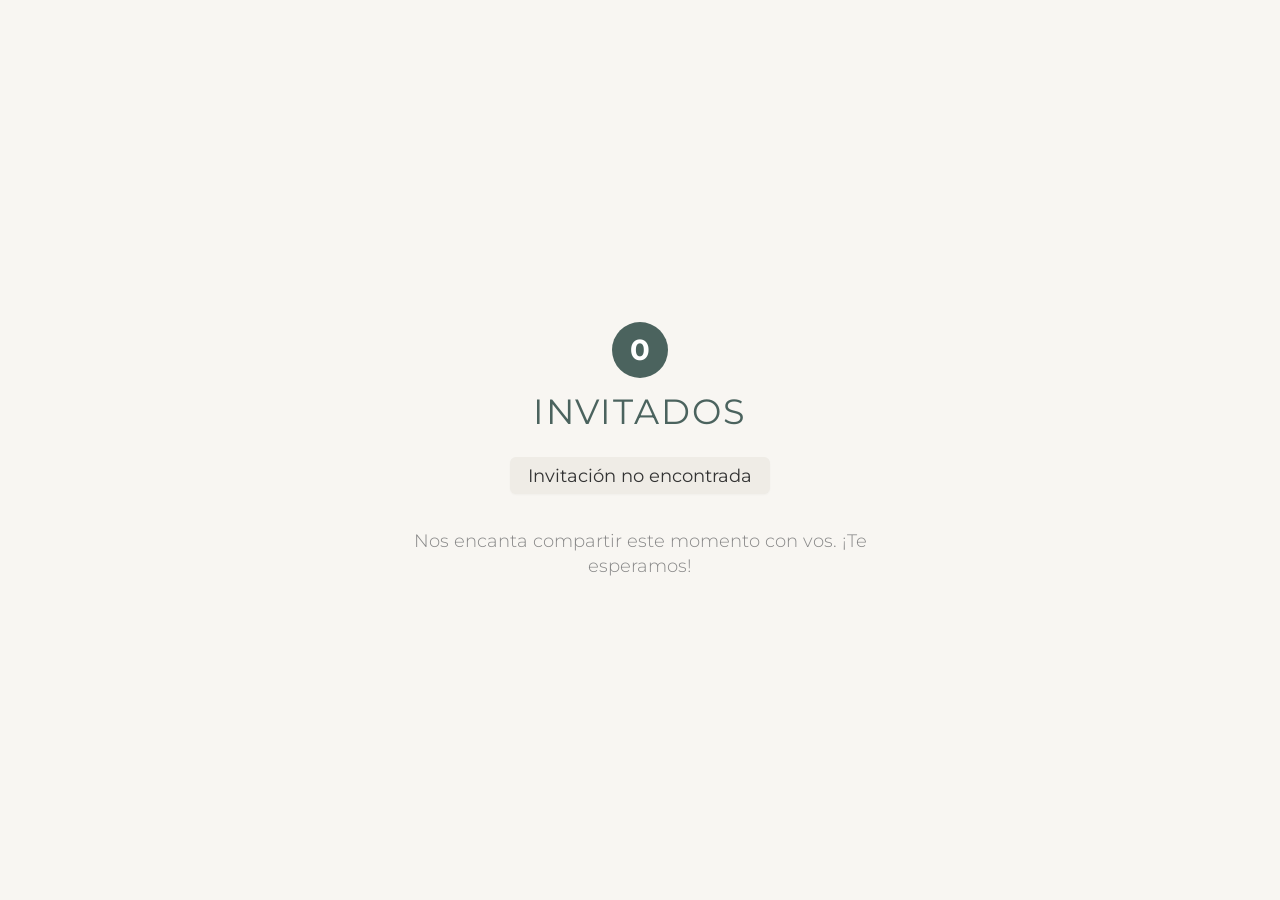
<file: Invitacion dahiana/front/Principal.html>
<!DOCTYPE html>
<html lang="es">
<head>
    <meta charset="UTF-8">
    <meta name="viewport" content="width=device-width, initial-scale=1.0">
    <title>Tarjeta Invitados</title>
    <link rel="preconnect" href="https://fonts.googleapis.com">
    <link rel="preconnect" href="https://fonts.gstatic.com" crossorigin>
    <link href="https://fonts.googleapis.com/css2?family=Montserrat:ital,wght@0,300;0,400;0,600;0,700;1,300&display=swap" rel="stylesheet">
    <link rel="stylesheet" href="Principal.css">
</head>
<body>

    <main class="card-container">
        <!-- Círculo con la cantidad de pases -->
        <div id="badge-count" class="badge-count">0</div>

        <!-- Título principal -->
        <h1 class="card-title">INVITADOS</h1>

        <!-- Lista de nombres de invitados -->
        <div id="guests-list" class="guests-list"></div>

        <!-- Mensaje inferior -->
        <p class="card-footer-text">
            Nos encanta compartir este momento con vos. ¡Te esperamos!
        </p>
    </main>

    <!-- Archivo JS con los datos de los invitados -->
    <script src="invitados.js"></script>

    <script>
        // Obtener el ID del invitado desde la URL (ej. tarjeta_invitados.html?id=1)
        const urlParams = new URLSearchParams(window.location.search);
        const guestId = parseInt(urlParams.get('id'));

        // Buscar al invitado en el array importado
        const invitado = invitadosData.find(g => g.id === guestId);

        if (invitado) {
            // Actualizar el número de pases
            document.getElementById('badge-count').textContent = invitado.pases;

            // Generar las cápsulas con los nombres
            const container = document.getElementById('guests-list');
            container.innerHTML = '';
            
            invitado.integrantes.forEach(nombre => {
                const pill = document.createElement('span');
                pill.className = 'guest-pill';
                pill.textContent = nombre;
                container.appendChild(pill);
            });
        } else {
            // Si entra directamente sin seleccionar un usuario
            document.getElementById('guests-list').innerHTML = '<span class="guest-pill">Invitación no encontrada</span>';
        }
    </script>
</body>
</html>
</file>
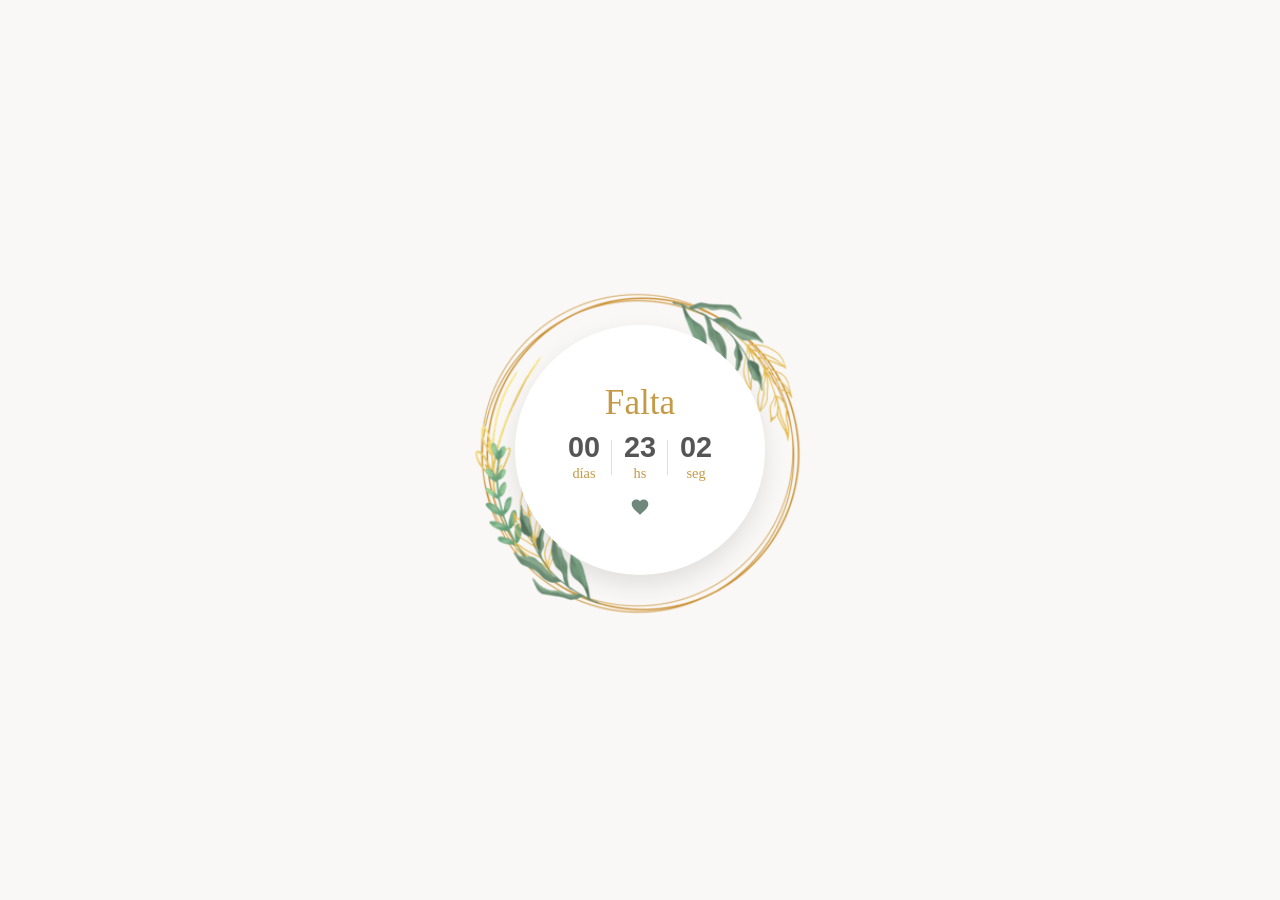
<file: Invitacion dahiana/front/temporizador.html>
<!DOCTYPE html>
<html lang="es">
<head>
    <meta charset="UTF-8">
    <meta name="viewport" content="width=device-width, initial-scale=1.0">
    <title>Boda dahiana/hemer</title>
    <link rel="stylesheet" href="temporizador.css">
</head>
<body>

    <section class="section countdown-section">
        
        <!-- Contenedor del marco floral y círculo central -->
        <div class="countdown-container">
            <div class="timer-circle">
                <h2 class="timer-title">Falta</h2>

                <!-- Tarjetas del temporizador -->
                <div class="timer" id="timer">
                    <div class="time-card">
                        <span id="days">00</span>
                        <p>días</p>
                    </div>
                    <div class="time-card">
                        <span id="hours">00</span>
                        <p>hs</p>
                    </div>
                    <div class="time-card">
                        <span id="seconds">00</span>
                        <p>seg</p>
                    </div>
                </div>

                <!-- Corazón inferior verde oliva -->
                <svg class="timer-heart" viewBox="0 0 24 24">
                    <path d="M12 21.35l-1.45-1.32C5.4 15.36 2 12.28 2 8.5 2 5.42 4.42 3 7.5 3c1.74 0 3.41.81 4.5 2.09C13.09 3.81 14.76 3 16.5 3 19.58 3 22 5.42 22 8.5c0 3.78-3.4 6.86-8.55 11.54L12 21.35z"/>
                </svg>

                <p id="expired-message" class="expired-message" style="display: none;">
                    ¡Llegó el gran día! 🎉
                </p>
            </div>
        </div>

    </section>

    <script>
        document.addEventListener('DOMContentLoaded', () => {
            const FECHA_BODA = "2026-12-05T16:30:00";
            const targetDate = new Date(FECHA_BODA).getTime();

            const daysEl = document.getElementById("days");
            const hoursEl = document.getElementById("hours");
            const secondsEl = document.getElementById("seconds");
            const timerContainer = document.getElementById("timer");
            const expiredMessage = document.getElementById("expired-message");

            function updateCountdown() {
                const now = new Date().getTime();
                const difference = targetDate - now;

                if (difference <= 0) {
                    clearInterval(timerInterval);
                    if (timerContainer) timerContainer.style.display = "none";
                    if (expiredMessage) expiredMessage.style.display = "block";
                    return;
                }

                // Cálculo de días, horas y segundos
                const days = Math.floor(difference / (1000 * 60 * 60 * 24));
                const hours = Math.floor((difference % (1000 * 60 * 60 * 24)) / (1000 * 60 * 60));
                const seconds = Math.floor((difference % (1000 * 60)) / 1000);

                // Asignación de valores en pantalla
                daysEl.innerText = String(days).padStart(2, '0');
                hoursEl.innerText = String(hours).padStart(2, '0');
                secondsEl.innerText = String(seconds).padStart(2, '0');
            }

            updateCountdown();
            const timerInterval = setInterval(updateCountdown, 1000);
        });
    </script>
</body>
</html>
</file>
<file: Invitacion dahiana/Entrada.css>
/* ==========================================
   PORTADA DE BIENVENIDA - BODA (portada.css)
   ========================================== */

:root {
    --bg-cream: #F8F6F2;
    --green-dark: #4A6B62;
    --green-sage: #8FA89B;
    --gold-accent: #D3B168;
    --gold-bright: #FFD700;
}

* {
    margin: 0;
    padding: 0;
    box-sizing: border-box;
}

body {
    background-color: var(--bg-cream);
    font-family: 'Montserrat', sans-serif;
    min-height: 100vh;
    display: flex;
    align-items: center;
    justify-content: center;
    padding: 20px;
    overflow: hidden;
    position: relative;
}

/* Contenedor principal */
.welcome-card {
    max-width: 480px;
    width: 100%;
    background-color: #FFFFFF;
    border: 1px solid var(--gold-accent);
    border-radius: 16px;
    padding: 45px 30px;
    text-align: center;
    box-shadow: 0 12px 35px rgba(74, 107, 98, 0.1);
    position: relative;
    z-index: 2;
}

/* Tipografía */
.welcome-title {
    font-family: 'Alex Brush', cursive;
    font-size: 3.8rem;
    color: var(--green-dark);
    margin-bottom: 8px;
    line-height: 1.1;
    font-weight: 400;
}

.welcome-subtitle {
    font-size: 0.95rem;
    color: #666666;
    font-weight: 300;
    margin-bottom: 30px;
    letter-spacing: 0.5px;
}

/* Divisor Botánico */
.botanical-divider {
    width: 140px;
    height: 30px;
    margin: 0 auto 25px auto;
    display: block;
}

.botanical-divider path {
    fill: none;
    stroke: var(--gold-accent);
    stroke-width: 1.5;
    stroke-linecap: round;
}

/* Enlace con apariencia de Botón */
.btn-open-invitation {
    display: inline-block;
    text-decoration: none;
    background-color: var(--green-dark);
    color: #FFFFFF;
    font-family: 'Montserrat', sans-serif;
    font-size: 0.85rem;
    font-weight: 500;
    letter-spacing: 1.5px;
    text-transform: uppercase;
    padding: 16px 32px;
    border: 1px solid var(--gold-accent);
    border-radius: 30px;
    transition: all 0.3s cubic-bezier(0.4, 0, 0.2, 1);
    box-shadow: 0 4px 15px rgba(74, 107, 98, 0.25);
    cursor: pointer;
}

.btn-open-invitation:hover {
    background-color: #3B564F;
    transform: translateY(-3px);
    box-shadow: 0 8px 22px rgba(74, 107, 98, 0.35);
    border-color: var(--gold-bright);
}

/* Footer Decorativo */
.card-footer-ribbon {
    margin-top: 30px;
    height: 40px;
    width: 100%;
}

/* Responsivo Móvil */
@media (max-width: 480px) {
    .welcome-card {
        padding: 35px 20px;
    }

    .welcome-title {
        font-size: 3.2rem;
    }

    .btn-open-invitation {
        padding: 14px 26px;
        font-size: 0.8rem;
    }
}
</file>
<file: Invitacion dahiana/front/Entrada.css>
/* ==========================================
   PORTADA DE BIENVENIDA - BODA (portada.css)
   ========================================== */

:root {
    --bg-cream: #F8F6F2;
    --green-dark: #4A6B62;
    --green-sage: #8FA89B;
    --gold-accent: #D3B168;
    --gold-bright: #FFD700;
}

* {
    margin: 0;
    padding: 0;
    box-sizing: border-box;
}

body {
    background-color: var(--bg-cream);
    font-family: 'Montserrat', sans-serif;
    min-height: 100vh;
    display: flex;
    align-items: center;
    justify-content: center;
    padding: 20px;
    overflow: hidden;
    position: relative;
}

/* Contenedor principal */
.welcome-card {
    max-width: 480px;
    width: 100%;
    background-color: #FFFFFF;
    border: 1px solid var(--gold-accent);
    border-radius: 16px;
    padding: 45px 30px;
    text-align: center;
    box-shadow: 0 12px 35px rgba(74, 107, 98, 0.1);
    position: relative;
    z-index: 2;
}

/* Tipografía */
.welcome-title {
    font-family: 'Alex Brush', cursive;
    font-size: 3.8rem;
    color: var(--green-dark);
    margin-bottom: 8px;
    line-height: 1.1;
    font-weight: 400;
}

.welcome-subtitle {
    font-size: 0.95rem;
    color: #666666;
    font-weight: 300;
    margin-bottom: 30px;
    letter-spacing: 0.5px;
}

/* Divisor Botánico */
.botanical-divider {
    width: 140px;
    height: 30px;
    margin: 0 auto 25px auto;
    display: block;
}

.botanical-divider path {
    fill: none;
    stroke: var(--gold-accent);
    stroke-width: 1.5;
    stroke-linecap: round;
}

/* Enlace con apariencia de Botón */
.btn-open-invitation {
    display: inline-block;
    text-decoration: none;
    background-color: var(--green-dark);
    color: #FFFFFF;
    font-family: 'Montserrat', sans-serif;
    font-size: 0.85rem;
    font-weight: 500;
    letter-spacing: 1.5px;
    text-transform: uppercase;
    padding: 16px 32px;
    border: 1px solid var(--gold-accent);
    border-radius: 30px;
    transition: all 0.3s cubic-bezier(0.4, 0, 0.2, 1);
    box-shadow: 0 4px 15px rgba(74, 107, 98, 0.25);
    cursor: pointer;
}

.btn-open-invitation:hover {
    background-color: #3B564F;
    transform: translateY(-3px);
    box-shadow: 0 8px 22px rgba(74, 107, 98, 0.35);
    border-color: var(--gold-bright);
}

/* Footer Decorativo */
.card-footer-ribbon {
    margin-top: 30px;
    height: 40px;
    width: 100%;
}

/* Responsivo Móvil */
@media (max-width: 480px) {
    .welcome-card {
        padding: 35px 20px;
    }

    .welcome-title {
        font-size: 3.2rem;
    }

    .btn-open-invitation {
        padding: 14px 26px;
        font-size: 0.8rem;
    }
}
</file>
<file: Invitacion dahiana/front/bosquejo.css>
/* ==========================================
   1. RESET & VARIABLES GLOBALES (ESTILO FIXDATE)
   ========================================== */
@import url('https://fonts.googleapis.com/css2?family=Alex+Brush&family=Montserrat:ital,wght@0,300;0,400;0,500;0,600;0,700;1,300&display=swap');

:root {
    --bg-cream: #F8F6F2;
    --bg-card: #EFECE6;
    --green-sage: #8FA89B;
    --green-dark: #4A6B62;
    --gold-accent: #D3B168;
    --text-dark: #333333;
    --text-muted: #666666;
}

* {
    margin: 0;
    padding: 0;
    box-sizing: border-box;
}

/* Fuerza el flujo vertical continuo en el sitio */
body, html {
    width: 100%;
    margin: 0;
    padding: 0;
    display: block !important;
    background-color: var(--bg-cream);
    font-family: 'Montserrat', sans-serif;
    color: var(--text-dark);
    overflow-x: hidden;
    scroll-behavior: smooth;
}

/* Forzar estructuración vertical por secciones */
section, 
.section, 
.hero-cover, 
.events-section, 
.gallery-section {
    display: flex !important;
    flex-direction: column !important;
    width: 100% !important;
    max-width: 100% !important;
    box-sizing: border-box;
    clear: both;
}

/* ==========================================
   2. PORTADA PRINCIPAL (HERO)
   ========================================== */
.hero-cover {
    position: relative;
    width: 100%;
    height: 100vh;
    display: flex;
    justify-content: center;
    align-items: center;
    overflow: hidden;
    background-color: var(--bg-cream);
}

/* Única Imagen Principal de Portada */
.hero-single-img {
    position: absolute;
    top: 0;
    left: 0;
    width: 100%;
    height: 100%;
    object-fit: cover;
    object-position: 35% center;
    z-index: 0;
}

/* Capa de Oscurecimiento (40% de opacidad) */
.overlay {
    position: absolute;
    top: 0;
    left: 0;
    width: 100%;
    height: 100%;
    background: rgba(30, 38, 44, 0.40);
    z-index: 1;
}

.music-btn {
    position: fixed;
    top: 25px;
    right: 25px;
    width: 44px;
    height: 44px;
    background-color: rgba(255, 255, 255, 0.25);
    border: 1px solid rgba(255, 255, 255, 0.5);
    border-radius: 50%;
    color: #FFFFFF;
    display: flex;
    justify-content: center;
    align-items: center;
    cursor: pointer;
    backdrop-filter: blur(6px);
    z-index: 100;
    transition: transform 0.2s ease;
}

.music-btn:hover {
    transform: scale(1.08);
}

.hero-content {
    position: relative;
    z-index: 2;
    color: #FFFFFF;
    text-align: center;
    max-width: 700px;
    padding: 0 20px;
    display: flex;
    flex-direction: column;
    align-items: center;
    justify-content: center;
}

.date-wrapper {
    display: flex;
    align-items: center;
    gap: 15px;
    margin-bottom: 15px;
}

.date-wrapper .line {
    height: 1px;
    width: 70px;
    background-color: rgba(255, 255, 255, 0.6);
}

.event-date {
    font-family: 'Montserrat', sans-serif;
    font-size: 1.1rem;
    letter-spacing: 2.5px;
    font-weight: 300;
}

.names-wrapper {
    display: flex;
    align-items: center;
    gap: 15px;
}

/* Tipografía Principal 'Alex Brush' */
.bride-groom-name {
    font-family: 'Alex Brush', cursive;
    font-size: 5.5rem;
    font-weight: 400;
    line-height: 1;
    text-shadow: 0 2px 8px rgba(0,0,0,0.3);
}

.ampersand-badge {
    background-color: var(--green-sage);
    color: #FFFFFF;
    width: 38px;
    height: 38px;
    border-radius: 50%;
    display: flex;
    justify-content: center;
    align-items: center;
    font-family: 'Montserrat', sans-serif;
    font-size: 1.1rem;
}

.divider-line {
    width: 200px;
    height: 1px;
    background-color: rgba(255, 255, 255, 0.6);
    margin: 15px 0 25px 0;
}

.quote-mark {
    font-family: 'Georgia', serif;
    font-size: 2rem;
    opacity: 0.8;
}

.quote-text {
    font-family: 'Montserrat', sans-serif;
    font-size: 1.05rem;
    font-weight: 300;
    line-height: 1.6;
}

.scroll-down-arrow {
    margin-top: 25px;
    color: rgba(255, 255, 255, 0.8);
    animation: bounce 2s infinite;
}

@keyframes bounce {
    0%, 20%, 50%, 80%, 100% { transform: translateY(0); }
    40% { transform: translateY(-8px); }
    60% { transform: translateY(-4px); }
}

/* ==========================================
   3. CORTE ONDULADO DOBLE
   ========================================== */
.wave-divider {
    position: absolute;
    bottom: -1px;
    left: 0;
    width: 100%;
    line-height: 0;
    z-index: 3;
    pointer-events: none;
}

.wave-svg {
    width: 100%;
    height: 220px;
    display: block;
}

/* ==========================================
   4. TEMPORIZADOR ELEVADO (+40% ADICIONAL)
   ========================================== */
.countdown-overlap-wrapper {
    position: relative;
    width: 100%;
    z-index: 10;
    margin-top: -295px; /* Elevación incrementada un 40% adicional */
    display: flex;
    justify-content: center;
    pointer-events: none;
}

.countdown-section {
    pointer-events: auto;
    background: transparent !important;
    padding: 0 !important;
    width: 100%;
    display: flex !important;
    justify-content: center;
}

.countdown-container {
    display: flex;
    justify-content: center;
    align-items: center;
    width: 100%;
}

/* ==========================================
   5. EVENTOS Y UBICACIONES (DÍA DE LA BODA)
   ========================================== */
.events-section, 
.gallery-section {
    padding: 60px 20px;
    align-items: center;
    background-color: var(--bg-cream);
}

.events-container {
    display: flex;
    flex-direction: row;
    flex-wrap: wrap;
    justify-content: center;
    gap: 40px;
    width: 100%;
    max-width: 1100px;
    margin: 0 auto;
}

.event-card {
    flex: 1 1 350px;
    max-width: 450px;
    display: flex;
    flex-direction: column;
    align-items: center;
}

/* ==========================================
   6. RESPONSIVO PARA MÓVILES (+40% ELEVACIÓN)
   ========================================== */
@media (max-width: 768px) {
    .bride-groom-name { 
        font-size: 3.8rem; 
    }

    .wave-svg {
        height: 140px;
    }

    .countdown-overlap-wrapper {
        margin-top: -195px; /* Elevado proporcionalmente para tablets y celulares grandes */
    }

    .events-container {
        flex-direction: column;
        align-items: center;
    }
}

@media (max-width: 480px) {
    .bride-groom-name { 
        font-size: 3.2rem; 
    }

    .wave-svg {
        height: 100px;
    }

    .countdown-overlap-wrapper {
        margin-top: -155px; /* Elevado proporcionalmente para móviles pequeños */
    }
}
/*
*/

/* ==========================================
   ESTILOS PLANOS DE TARJETAS Y MODALES (TIPOGRAFÍA PROYECTO)
   ========================================== */
.fiesta-details-section {
    position: relative;
    padding: 80px 20px;
    background-color: var(--bg-cream, #F8F6F2);
    display: flex;
    flex-direction: column;
    align-items: center;
    width: 100%;
}

/* Encabezado */
.fiesta-header {
    text-align: center;
    margin-bottom: 50px;
}

.fiesta-title {
    font-family: 'Alex Brush', cursive;
    font-size: 4rem;
    font-weight: 400;
    color: var(--green-dark, #4A6B62);
    margin-bottom: 10px;
}

.fiesta-subtitle {
    font-family: 'Montserrat', sans-serif;
    font-size: 1.05rem;
    color: #666666;
    font-weight: 300;
    max-width: 600px;
}

/* Rejilla para 2 Tarjetas */
.cards-grid {
    display: flex;
    justify-content: center;
    gap: 35px;
    width: 100%;
    max-width: 800px;
}

/* Tarjeta individual */
.fiesta-card {
    background: #FFFFFF;
    border-radius: 20px;
    padding: 40px 30px;
    flex: 1;
    max-width: 360px;
    display: flex;
    flex-direction: column;
    align-items: center;
    text-align: center;
    box-shadow: 0 10px 30px rgba(0,0,0,0.04);
    transition: transform 0.3s ease, box-shadow 0.3s ease;
}

.fiesta-card:hover {
    transform: translateY(-5px);
    box-shadow: 0 15px 35px rgba(0,0,0,0.08);
}

.card-title {
    font-family: 'Montserrat', sans-serif;
    font-size: 1.35rem;
    color: var(--gold-accent, #D3B168);
    font-weight: 600;
    margin-bottom: 25px;
}

/* Icono personalizable en la tarjeta */
.card-icon-wrapper {
    width: 70px;
    height: 70px;
    display: flex;
    justify-content: center;
    align-items: center;
    margin-bottom: 25px;
}

.card-custom-icon {
    max-width: 100%;
    max-height: 100%;
    object-fit: contain;
}

.card-text {
    font-family: 'Montserrat', sans-serif;
    font-size: 0.95rem;
    color: #666666;
    font-weight: 300;
    line-height: 1.5;
    margin-bottom: 30px;
    min-height: 45px;
}

/* Botón estilo cápsula */
.modal-trigger-btn {
    background-color: #FFFFFF;
    color: var(--green-dark, #4A6B62);
    border: 1.5px solid #E5E0D8;
    padding: 12px 35px;
    border-radius: 30px;
    font-family: 'Montserrat', sans-serif;
    font-size: 0.85rem;
    font-weight: 600;
    letter-spacing: 1px;
    cursor: pointer;
    transition: all 0.3s ease;
}

.modal-trigger-btn:hover {
    background-color: var(--green-sage, #8FA89B);
    color: #FFFFFF;
    border-color: var(--green-sage, #8FA89B);
}

/* Ventanas Emergentes (Modales) */
.modal-overlay {
    position: fixed;
    top: 0;
    left: 0;
    width: 100%;
    height: 100%;
    background: rgba(30, 38, 44, 0.65);
    backdrop-filter: blur(4px);
    display: none;
    justify-content: center;
    align-items: center;
    z-index: 1000;
    padding: 20px;
}

.modal-overlay.active {
    display: flex;
}

.modal-box {
    background: var(--bg-cream, #F8F6F2);
    border-radius: 24px;
    padding: 45px 35px;
    max-width: 500px;
    width: 100%;
    max-height: 88vh;
    overflow-y: auto;
    position: relative;
    box-shadow: 0 20px 40px rgba(0,0,0,0.2);
    text-align: center;
    animation: modalFadeIn 0.3s ease;
}

@keyframes modalFadeIn {
    from { opacity: 0; transform: translateY(-20px); }
    to { opacity: 1; transform: translateY(0); }
}

.modal-close-btn {
    position: absolute;
    top: 18px;
    right: 22px;
    background: none;
    border: none;
    font-size: 1.8rem;
    color: #888888;
    cursor: pointer;
    transition: color 0.2s ease;
}

.modal-close-btn:hover {
    color: var(--green-dark, #4A6B62);
}

.modal-title {
    font-family: 'Alex Brush', cursive;
    font-size: 3.5rem;
    font-weight: 400;
    color: var(--green-dark, #4A6B62);
    margin-bottom: 20px;
    line-height: 1.1;
}

/* ==========================================
   AJUSTE ESPECÍFICO: MODAL DRESS CODE
   ========================================== */
.modal-image-container {
    width: 100%;
    display: flex;
    justify-content: center;
    align-items: center;
    margin: 20px 0 25px 0;
}

/* Imagen de vestuario centrada y pequeña */
.modal-custom-img {
    max-width: 110px;
    height: auto;
    object-fit: contain;
    display: block;
    margin: 0 auto;
}

.modal-description {
    font-family: 'Montserrat', sans-serif;
    font-size: 1rem;
    color: #444444;
    font-weight: 300;
    line-height: 1.6;
    margin-bottom: 14px;
}

.modal-description strong {
    font-weight: 600;
}

.modal-note {
    font-family: 'Montserrat', sans-serif;
    font-size: 0.9rem;
    color: #777777;
    font-style: italic;
    margin-top: 20px;
}

/* ==========================================
   AJUSTE ESPECÍFICO: MODAL TIPS Y NOTAS (ESPACIEDO AIREADO)
   ========================================== */
.modal-header-icon {
    display: flex;
    justify-content: center;
    align-items: center;
    margin-bottom: 15px;
}

.modal-tips-list {
    text-align: left;
    list-style: none;
    padding: 10px 5px 0 5px;
}

.modal-tips-list li,
.tip-item {
    font-family: 'Montserrat', sans-serif;
    font-size: 0.95rem;
    font-weight: 300;
    color: #444444;
    margin-bottom: 24px; /* Mayor separación entre ítems para evitar saturación */
    line-height: 1.7;    /* Altura de línea para respirar entre párrafos */
}

.modal-tips-list li:last-child,
.tip-item:last-child {
    margin-bottom: 10px;
}

.modal-tips-list li strong,
.tip-item strong {
    font-weight: 600;
    color: var(--green-dark, #4A6B62);
}

.contact-block {
    margin-top: 30px;
    padding-top: 20px;
    border-top: 1px solid #EAE5DC;
    text-align: center;
}

.contact-header {
    font-family: 'Montserrat', sans-serif;
    font-size: 0.95rem;
    color: var(--green-dark, #4A6B62);
    margin-bottom: 12px;
    line-height: 1.5;
}

.contact-numbers {
    font-family: 'Montserrat', sans-serif;
    font-size: 0.95rem;
    color: var(--gold-accent, #D3B168);
    line-height: 1.8;
}

.contact-numbers a {
    color: var(--green-dark, #4A6B62);
    text-decoration: underline;
}

/* Responsivo para Celulares */
@media (max-width: 768px) {
    .cards-grid {
        flex-direction: column;
        align-items: center;
    }

    .fiesta-card {
        width: 100%;
        max-width: 100%;
    }
    
    .fiesta-title {
        font-size: 3.2rem;
    }

    .modal-box {
        padding: 35px 20px;
    }

    .modal-custom-img {
        max-width: 90px;
    }
}
/* ==========================================
   SECCIÓN CONFIRMACIÓN DE ASISTENCIA (RSVP)
   ========================================== */
.rsvp-section {
    position: relative;
    padding: 80px 20px;
    background-color: var(--bg-cream, #F8F6F2);
    display: flex;
    flex-direction: column;
    align-items: center;
    justify-content: center;
    width: 100%;
}

/* Encabezado fuera de la card con tipografía del proyecto */
.rsvp-header {
    text-align: center;
    margin-bottom: 40px;
}

.rsvp-title {
    font-family: 'Alex Brush', cursive;
    font-size: 4rem;
    font-weight: 400;
    color: var(--green-dark, #4A6B62);
    margin-bottom: 10px;
}

.rsvp-subtitle {
    font-family: 'Montserrat', sans-serif;
    font-size: 1.05rem;
    color: #666666;
    font-weight: 300;
    max-width: 600px;
}

/* Contenedor que fuerza el centrado perfecto en PC y Móvil */
.rsvp-card-container {
    display: flex;
    justify-content: center;
    align-items: center;
    width: 100%;
    max-width: 800px;
}

/* Ajustes específicos para el botón como enlace */
.rsvp-btn {
    text-decoration: none;
    display: inline-block;
    text-align: center;
}

/* ==========================================
   ANIMACIÓN CSS SOBRE ABRIÉNDOSE
   ========================================== */
.envelope-wrapper {
    width: 60px;
    height: 45px;
    position: relative;
}

.envelope {
    position: relative;
    width: 100%;
    height: 100%;
    background-color: #E5E0D8;
    border-radius: 4px;
    box-shadow: 0 4px 10px rgba(0,0,0,0.06);
    transition: transform 0.6s ease;
}

/* Bolsillo frontal del sobre */
.envelope-pocket {
    position: absolute;
    bottom: 0;
    left: 0;
    width: 0;
    height: 0;
    border-left: 30px solid var(--green-sage, #8FA89B);
    border-right: 30px solid var(--green-sage, #8FA89B);
    border-bottom: 22px solid var(--green-dark, #4A6B62);
    border-top: 23px solid transparent;
    border-radius: 0 0 4px 4px;
    z-index: 3;
}

/* Solapa superior que rota */
.envelope-flap {
    position: absolute;
    top: 0;
    left: 0;
    width: 0;
    height: 0;
    border-left: 30px solid transparent;
    border-right: 30px solid transparent;
    border-top: 24px solid var(--green-dark, #4A6B62);
    transform-origin: top;
    transition: transform 0.6s ease, z-index 0.3s ease;
    z-index: 4;
}

/* Carta interior */
.envelope-letter {
    position: absolute;
    bottom: 4px;
    left: 6px;
    width: 48px;
    height: 35px;
    background: #FFFFFF;
    border-radius: 2px;
    z-index: 2;
    display: flex;
    justify-content: center;
    align-items: center;
    box-shadow: 0 1px 3px rgba(0,0,0,0.1);
    transition: transform 0.6s ease 0.2s;
}

.letter-text {
    font-family: 'Montserrat', sans-serif;
    font-size: 0.65rem;
    font-weight: 700;
    color: var(--gold-accent, #D3B168);
    letter-spacing: 1px;
}

/* DISPARADOR DE LA ANIMACIÓN AL HACER SCROLL */
.rsvp-card.animate .envelope-flap {
    transform: rotateX(180deg);
    z-index: 1;
}

.rsvp-card.animate .envelope-letter {
    transform: translateY(-18px);
}

.rsvp-card.animate .envelope {
    transform: scale(1.05);
}

/* Responsivo para móviles */
@media (max-width: 768px) {
    .rsvp-title {
        font-size: 3.2rem;
    }
}
/* ==========================================
   ASEGURAR QUE LAS SECCIONES Y TARJETAS QUEDEN POR ENCIMA
   ========================================== */
.fiesta-details-section,
.rsvp-section,
.fiesta-card,
.modal-box,
.fiesta-header,
.rsvp-header {
    position: relative;
    z-index: 2; /* Garantiza que las tarjetas y textos estén por encima de la animación */
}
/* ==========================================
   DIVISORES ONDULADOS MODULARES
   ========================================== */

.ribbon-divider {
    width: 100%;
    height: 120px; /* Altura regulable según qué tan grande quieras la ola */
    position: relative;
    overflow: hidden;
    pointer-events: none;
    z-index: 1;
    margin: 20px 0; /* Separación vertical con los demás bloques */
}

.ribbon-divider svg {
    width: 100%;
    height: 100%;
    display: block;
}

/* Animación sutil de respiración en las olas */
.ribbon-divider svg path {
    animation: ribbonWaveMotion 7s ease-in-out infinite alternate;
}

.ribbon-divider svg path:nth-child(2) {
    animation-duration: 9s;
    animation-delay: -2s;
}

.ribbon-divider svg path:nth-child(3) {
    animation-duration: 11s;
    animation-delay: -4s;
}

@keyframes ribbonWaveMotion {
    0% {
        transform: translateY(0px);
    }
    100% {
        transform: translateY(6px);
    }
}

/* Variación opcional: invertido horizontalmente */
.ribbon-divider.flip-x {
    transform: scaleX(-1);
}

/* Variación opcional: invertido verticalmente */
.ribbon-divider.flip-y {
    transform: scaleY(-1);
}

/* Responsivo para móviles */
@media (max-width: 768px) {
    .ribbon-divider {
        height: 80px;
    }
}
/* ==========================================
   SECCIÓN LLUVIA DE SOBRES (ANIMACIÓN SIN BUGS)
   ========================================== */

.lluvia-sobres-section {
    position: relative;
    padding: 60px 20px;
    background-color: var(--bg-cream, #F8F6F2);
    text-align: center;
    display: flex;
    flex-direction: column;
    align-items: center;
    justify-content: center;
    width: 100%;
}

.sobres-title {
    font-family: 'Alex Brush', cursive;
    font-size: 3.8rem;
    font-weight: 400;
    color: var(--green-dark, #4A6B62);
    margin-bottom: 8px;
    line-height: 1.2;
}

.sobres-subtitle {
    font-family: 'Montserrat', sans-serif;
    font-size: 1.05rem;
    font-weight: 300;
    color: #666666;
    margin-bottom: 25px;
    max-width: 600px;
}

.sobres-icon-wrapper {
    width: 75px;
    height: 60px;
    display: flex;
    align-items: center;
    justify-content: center;
}

.envelope-draw-svg {
    width: 100%;
    height: 100%;
    display: block;
    overflow: visible;
}

/* Trazo y trazado de líneas */
.draw-line {
    fill: none;
    stroke: var(--green-dark, #4A6B62);
    stroke-width: 3.5;
    stroke-linecap: round;
    stroke-linejoin: round;
    stroke-dasharray: 300;
    stroke-dashoffset: 300;
    animation: drawLinesSeq 5s ease-in-out infinite;
}

.body-line { animation-delay: 0s; }
.fold-line-1, .fold-line-2 { animation-delay: 0.2s; }

/* Animación de la solapa: Trazado + Movimiento de Apertura Estable */
.flap-line {
    animation: drawFlapSeq 5s ease-in-out infinite;
    transform-origin: 50% 25%;
}

/* Tarjeta interna que emerge */
.envelope-paper {
    fill: #FFFFFF;
    stroke: var(--gold-accent, #D3B168);
    stroke-width: 1.5;
    opacity: 0;
    animation: revealCardSeq 5s ease-in-out infinite;
}

/* ------------------------------------------
   KEYFRAMES SINCRO Y SIN PARPADEOS
   ------------------------------------------ */

/* Trazado base */
@keyframes drawLinesSeq {
    0% {
        stroke-dashoffset: 300;
        opacity: 0;
    }
    30%, 85% {
        stroke-dashoffset: 0;
        opacity: 1;
    }
    100% {
        stroke-dashoffset: 0;
        opacity: 0;
    }
}

/* Solapa: Se dibuja primero y luego se abre hacia arriba */
@keyframes drawFlapSeq {
    0% {
        stroke-dashoffset: 300;
        transform: scaleY(1);
        opacity: 0;
    }
    30% {
        stroke-dashoffset: 0;
        transform: scaleY(1);
        opacity: 1;
    }
    50%, 85% {
        stroke-dashoffset: 0;
        transform: scaleY(-0.85) translateY(-5px); /* Apertura limpia en 2D sin bugs de render */
        opacity: 1;
    }
    100% {
        stroke-dashoffset: 0;
        transform: scaleY(1);
        opacity: 0;
    }
}

/* Tarjeta subiendo suavemente */
@keyframes revealCardSeq {
    0%, 45% {
        opacity: 0;
        transform: translateY(0);
    }
    60%, 85% {
        opacity: 1;
        transform: translateY(-14px);
    }
    100% {
        opacity: 0;
        transform: translateY(0);
    }
}

/* Ajustes móviles */
@media (max-width: 768px) {
    .sobres-title { font-size: 3.2rem; }
    .sobres-subtitle { font-size: 0.95rem; }
    .sobres-icon-wrapper { width: 62px; height: 50px; }
}
</file>
<file: Invitacion dahiana/front/temporizador.css>
/* Variables de color de la imagen de referencia */
:root {
    --gold-accent: #C49A45;
    --green-olive: #6E887B;
    --text-dark: #555555;
    --divider-color: #E2DDD5;
    --bg-white: #FFFFFF;
}

* {
    box-sizing: border-box;
    margin: 0;
    padding: 0;
}

body {
    background-color: #F9F8F6;
    font-family: 'Helvetica Neue', Arial, sans-serif;
    display: flex;
    justify-content: center;
    align-items: center;
    min-height: 100vh;
}

.countdown-section {
    padding: 20px;
    text-align: center;
}

/* Marco decorativo contenedor */
.countdown-container {
    position: relative;
    width: 380px;
    height: 380px;
    margin: 0 auto;
    display: flex;
    justify-content: center;
    align-items: center;
    
    /* Centrado exacto del fondo */
    background-image: url('../fotos_boda/marco_boda.png');
    background-position: center center;
    background-size: contain;
    background-repeat: no-repeat;
}

/* Círculo blanco central con sombra suave */
.timer-circle {
    width: 250px;
    height: 250px;
    background-color: var(--bg-white);
    border-radius: 50%;
    box-shadow: 0 10px 25px rgba(0, 0, 0, 0.1);
    display: flex;
    flex-direction: column;
    justify-content: center;
    align-items: center;
    padding: 20px;
    z-index: 2;
}

/* Título "Falta" */
.timer-title {
    font-family: 'Georgia', serif;
    font-size: 2.2rem;
    color: var(--gold-accent);
    font-weight: 300;
    margin-bottom: 10px;
}

/* Contenedor flexible del temporizador */
.timer {
    display: flex;
    align-items: center;
    justify-content: center;
    width: 100%;
}

/* Tarjeta individual de número/etiqueta */
.time-card {
    display: flex;
    flex-direction: column;
    align-items: center;
    padding: 0 12px;
    position: relative;
    background: transparent;
    box-shadow: none;
}

/* Divisores verticales finos entre las unidades */
.time-card:not(:last-child)::after {
    content: '';
    position: absolute;
    right: 0;
    top: 15%;
    height: 70%;
    width: 1px;
    background-color: var(--divider-color);
}

/* Número del contador */
.time-card span {
    font-family: 'Arial', sans-serif;
    font-size: 1.8rem;
    font-weight: 700;
    color: var(--text-dark);
    line-height: 1;
}

/* Texto debajo del número (días, hs, seg) */
.time-card p {
    font-family: 'Georgia', serif;
    font-size: 0.9rem;
    color: var(--gold-accent);
    margin-top: 4px;
    text-transform: lowercase;
}

/* Icono del corazón inferior */
.timer-heart {
    width: 22px;
    height: 20px;
    margin-top: 15px;
    fill: var(--green-olive);
}

.expired-message {
    font-family: 'Georgia', serif;
    font-size: 1.2rem;
    color: var(--gold-accent);
}

/* Ajuste responsive para pantallas pequeñas */
@media (max-width: 400px) {
    .countdown-container {
        width: 310px;
        height: 310px;
    }
    .timer-circle {
        width: 215px;
        height: 215px;
    }
    .time-card {
        padding: 0 8px;
    }
    .time-card span {
        font-size: 1.4rem;
    }
    .time-card p {
        font-size: 0.8rem;
    }
}
</file>
<file: Invitacion dahiana/front/Dia_Boda.css>
* {
    box-sizing: border-box;
    margin: 0;
    padding: 0;
}

body {
    background-color: #F8F6F2;
    font-family: 'Montserrat', sans-serif;
}

/* Sección contenedora */
.events-section {
    padding: 60px 20px;
    display: flex;
    justify-content: center;
    align-items: center;
}

.events-container {
    display: flex;
    gap: 70px;
    max-width: 900px;
    width: 100%;
    justify-content: center;
    flex-wrap: wrap;
}

/* Tarjeta individual */
.event-card {
    flex: 1;
    min-width: 300px;
    max-width: 370px;
    display: flex;
    flex-direction: column;
    align-items: center;
    text-align: center;
}

/* --- CONTENEDOR DEL CÍRCULO Y EL MARCO --- */
.circle-wrapper {
    position: relative;
    width: 180px;
    height: 180px;
    display: flex;
    justify-content: center;
    align-items: center;
    margin-bottom: 25px;
}

/* Imagen local del marco detrás */
.circle-frame {
    position: absolute;
    width: 100%;
    height: 100%;
    object-fit: contain;
    z-index: 0;
    pointer-events: none;
}

/* Círculo blanco superior */
.icon-circle {
    width: 130px;
    height: 130px;
    background: #FFFFFF;
    border-radius: 50%;
    display: flex;
    justify-content: center;
    align-items: center;
    box-shadow: 0 8px 20px rgba(0, 0, 0, 0.05);
    position: relative;
    z-index: 1;
}

/* --- ANIMACIÓN 1: ANILLOS + CORAZÓN EN LÍNEAS --- */
.ceremony-anim-container {
    width: 90px;
    height: 90px;
    display: flex;
    flex-direction: column;
    align-items: center;
    justify-content: flex-end;
    position: relative;
    padding-bottom: 8px;
}

.heart-line-svg {
    width: 48px;
    height: 40px;
    position: absolute;
    top: 4px;
}

.heart-path {
    stroke-dasharray: 240;
    stroke-dashoffset: 240;
    animation: drawHeartLoop 3s ease-in-out infinite;
}

@keyframes drawHeartLoop {
    0% {
        stroke-dashoffset: 240;
        opacity: 0;
        transform: scale(0.9);
    }
    15% {
        opacity: 1;
    }
    50%, 75% {
        stroke-dashoffset: 0;
        opacity: 1;
        transform: scale(1.05);
    }
    90%, 100% {
        stroke-dashoffset: 0;
        opacity: 0;
        transform: scale(1);
    }
}

.rings-wrapper {
    position: relative;
    width: 70px;
    height: 32px;
    display: flex;
    justify-content: center;
    align-items: center;
}

.ring {
    width: 28px;
    height: 28px;
    border: 3px solid #6B8378;
    border-radius: 50%;
    position: absolute;
    bottom: 0;
}

.ring-left {
    animation: ringClinkLeft 3s ease-in-out infinite;
}

.ring-right {
    animation: ringClinkRight 3s ease-in-out infinite;
}

@keyframes ringClinkLeft {
    0%, 100% { transform: translateX(-14px); }
    35%, 65% { transform: translateX(-3px); }
}

@keyframes ringClinkRight {
    0%, 100% { transform: translateX(14px); }
    35%, 65% { transform: translateX(3px); }
}

/* --- ANIMACIÓN 2: CONO DE FIESTA --- */
.popper-container {
    width: 85px;
    height: 85px;
    display: flex;
    justify-content: center;
    align-items: center;
}

.party-popper-svg {
    width: 100%;
    height: 100%;
}

.popper-body {
    transform-origin: 40px 60px;
    animation: popperTilt 2s ease-in-out infinite;
}

@keyframes popperTilt {
    0%, 100% { transform: rotate(0deg); }
    30% { transform: rotate(-8deg); }
    50% { transform: rotate(4deg); }
}

.confetti-burst {
    transform-origin: 40px 50px;
    animation: burstPop 2s ease-out infinite;
}

@keyframes burstPop {
    0% {
        opacity: 0;
        transform: scale(0.3) translateY(10px);
    }
    35% {
        opacity: 1;
        transform: scale(1.1) translateY(-2px);
    }
    70%, 100% {
        opacity: 0;
        transform: scale(1.2) translateY(-6px);
    }
}

/* --- LISTÓN VERDE --- */
.ribbon-banner {
    position: relative;
    background-color: #799285;
    color: #FFFFFF;
    width: 78%;
    padding: 8px 0;
    margin-bottom: 35px;
    display: flex;
    justify-content: center;
    align-items: center;
    box-shadow: 0 4px 8px rgba(0, 0, 0, 0.08);
}

.ribbon-banner h2 {
    font-family: 'Great Vibes', cursive;
    font-size: 3.2rem;
    font-weight: 400;
    line-height: 1.1;
    z-index: 2;
}

.ribbon-banner::before,
.ribbon-banner::after {
    content: '';
    position: absolute;
    top: 0;
    height: 100%;
    width: 25px;
    background-color: #799285;
    z-index: 1;
}

.ribbon-banner::before {
    left: -18px;
    clip-path: polygon(100% 0, 0 0, 10px 50%, 0 100%, 100% 100%);
}

.ribbon-banner::after {
    right: -18px;
    clip-path: polygon(0 0, 100% 0, calc(100% - 10px) 50%, 100% 100%, 0 100%);
}

.ribbon-banner h2::before,
.ribbon-banner h2::after {
    content: '';
    position: absolute;
    top: -5px;
    bottom: -5px;
    width: 100%;
    border-top: 5px solid #637B6E;
    border-bottom: 5px solid #637B6E;
    left: 0;
    pointer-events: none;
    z-index: 0;
}

/* --- INFORMACIÓN LIBRE --- */
.info-content {
    width: 100%;
    padding: 0 10px;
}

.event-block {
    margin-bottom: 28px;
}

.event-block h3 {
    color: #4D6459;
    font-family: 'Playfair Display', serif;
    font-size: 2rem;
    font-weight: 700;
    margin-bottom: 6px;
    letter-spacing: 0.5px;
}

.event-detail {
    color: #555555;
    font-family: 'Montserrat', sans-serif;
    font-size: 1.05rem;
    font-weight: 400;
    margin-bottom: 4px;
}

.event-detail.font-medium {
    font-weight: 600;
}

.event-subdetail {
    color: #777777;
    font-family: 'Montserrat', sans-serif;
    font-size: 0.95rem;
    margin-bottom: 16px;
}

/* Botón "¿CÓMO LLEGAR?" estilo cápsula */
.location-btn {
    display: inline-block;
    background-color: #FFFFFF;
    color: #4D6459;
    border: 1.5px solid #D1C9BE;
    padding: 11px 32px;
    border-radius: 30px;
    font-family: 'Montserrat', sans-serif;
    font-size: 0.85rem;
    font-weight: 700;
    text-decoration: none;
    letter-spacing: 1px;
    box-shadow: 0 3px 8px rgba(0, 0, 0, 0.03);
    transition: all 0.3s ease;
}

.location-btn:hover {
    border-color: #4D6459;
    background-color: #4D6459;
    color: #FFFFFF;
    box-shadow: 0 6px 16px rgba(77, 100, 89, 0.25);
}

/* Responsive */
@media (max-width: 700px) {
    .events-container {
        gap: 50px;
    }
    .ribbon-banner h2 {
        font-size: 2.7rem;
    }
    .event-block h3 {
        font-size: 1.7rem;
    }
}
</file>
<file: Invitacion dahiana/front/Carrucel_fotos.css>
* {
    box-sizing: border-box;
    margin: 0;
    padding: 0;
}

/* Sección principal de la galería */
.gallery-section {
    padding: 50px 0;
    text-align: center;
    overflow: hidden;
    background-color: #F8F6F2;
}

/* Título caligráfico exacto al estilo de la imagen */
.gallery-title {
    font-family: 'Great Vibes', cursive;
    font-size: 3.5rem;
    font-weight: 400;
    color: #4A6B62;
    margin-bottom: 10px;
    text-align: center;
}

/* Icono de cámara superior */
.camera-icon {
    width: 48px;
    height: 48px;
    margin: 0 auto 25px auto;
}

/* Visor principal del carrusel */
.carousel-container {
    width: 100%;
    overflow: hidden;
    padding: 15px 0 25px 0;
    cursor: grab;
}

.carousel-container:active {
    cursor: grabbing;
}

/* Pista con desplazamiento continuo */
.carousel-track {
    display: flex;
    gap: 20px;
    width: max-content;
    animation: scroll 25s linear infinite;
    will-change: transform;
}

/* Tarjeta estilo marco blanco / Polaroid */
.photo-card {
    background: #FFFFFF;
    padding: 12px 12px 30px 12px;
    border-radius: 4px;
    box-shadow: 0 4px 15px rgba(0, 0, 0, 0.06);
    flex-shrink: 0;
    width: 340px;
    user-select: none;
}

.photo-card img {
    width: 100%;
    height: 300px;
    object-fit: cover;
    border-radius: 2px;
    display: block;
    pointer-events: none;
}

/* Puntos indicadores inferiores */
.carousel-dots {
    display: flex;
    justify-content: center;
    gap: 10px;
    margin-top: 15px;
}

.dot {
    width: 8px;
    height: 8px;
    background-color: #C2BBB0;
    border-radius: 50%;
    transition: background-color 0.3s ease;
}

.dot.active {
    background-color: #4A6B62;
}

/* Animación de desplazamiento infinito */
@keyframes scroll {
    0% {
        transform: translateX(0);
    }
    100% {
        transform: translateX(calc(-50% - 10px));
    }
}

/* Adaptación responsive para pantallas móviles */
@media (max-width: 600px) {
    .gallery-title {
        font-size: 2.5rem;
    }
    .photo-card {
        width: 270px;
        padding: 10px 10px 24px 10px;
    }
    .photo-card img {
        height: 180px;
    }
}
</file>
<file: Invitacion dahiana/front/busqueda.css>
* {
    box-sizing: border-box;
    margin: 0;
    padding: 0;
}

body {
    background-color: #F8F6F2;
    font-family: 'Montserrat', sans-serif;
}

.search-section {
    padding: 60px 20px;
    display: flex;
    justify-content: center;
    align-items: center;
    min-height: 100vh;
}

.search-container {
    max-width: 500px;
    width: 100%;
    display: flex;
    flex-direction: column;
    align-items: center;
    text-align: center;
}

/* LISTÓN VERDE */
.ribbon-banner {
    position: relative;
    background-color: #799285;
    color: #FFFFFF;
    width: 85%;
    padding: 8px 0;
    margin-bottom: 25px;
    display: flex;
    justify-content: center;
    align-items: center;
    box-shadow: 0 4px 8px rgba(0, 0, 0, 0.08);
}

.ribbon-banner h2 {
    font-family: 'Great Vibes', cursive;
    font-size: 3rem;
    font-weight: 400;
    line-height: 1.1;
    z-index: 2;
}

.ribbon-banner::before,
.ribbon-banner::after {
    content: '';
    position: absolute;
    top: 0;
    height: 100%;
    width: 25px;
    background-color: #799285;
    z-index: 1;
}

.ribbon-banner::before {
    left: -18px;
    clip-path: polygon(100% 0, 0 0, 10px 50%, 0 100%, 100% 100%);
}

.ribbon-banner::after {
    right: -18px;
    clip-path: polygon(0 0, 100% 0, calc(100% - 10px) 50%, 100% 100%, 0 100%);
}

.ribbon-banner h2::before,
.ribbon-banner h2::after {
    content: '';
    position: absolute;
    top: -5px;
    bottom: -5px;
    width: 100%;
    border-top: 5px solid #637B6E;
    border-bottom: 5px solid #637B6E;
    left: 0;
    pointer-events: none;
    z-index: 0;
}

/* TEXTO DE DESCRIPCIÓN */
.search-description {
    color: #555555;
    font-size: 1rem;
    margin-bottom: 20px;
}

/* BUSCADOR Y AUTOCOMPLETADO */
.autocomplete-wrapper {
    position: relative;
    width: 100%;
    margin-bottom: 25px;
}

#guest-input {
    width: 100%;
    padding: 14px 20px;
    border: 1.5px solid #D1C9BE;
    border-radius: 30px;
    font-family: 'Montserrat', sans-serif;
    font-size: 1rem;
    outline: none;
    background-color: #FFFFFF;
    color: #333333;
    box-shadow: 0 3px 8px rgba(0, 0, 0, 0.03);
    transition: all 0.3s ease;
}

#guest-input:focus {
    border-color: #4D6459;
    box-shadow: 0 4px 12px rgba(77, 100, 89, 0.15);
}

/* LISTA DESPLEGABLE DE SUGERENCIAS */
.suggestions-list {
    position: absolute;
    top: 110%;
    left: 0;
    right: 0;
    background: #FFFFFF;
    border: 1px solid #E4DDD3;
    border-radius: 15px;
    list-style: none;
    max-height: 200px;
    overflow-y: auto;
    z-index: 10;
    box-shadow: 0 8px 20px rgba(0, 0, 0, 0.08);
    display: none;
}

.suggestions-list.active {
    display: block;
}

.suggestions-list li {
    padding: 12px 20px;
    text-align: left;
    cursor: pointer;
    color: #555555;
    font-size: 0.95rem;
    border-bottom: 1px solid #F8F6F2;
    transition: background 0.2s ease;
}

.suggestions-list li:last-child {
    border-bottom: none;
}

.suggestions-list li:hover {
    background-color: #F8F6F2;
    color: #4D6459;
    font-weight: 600;
}

/* TARJETA DE RESULTADO */
.result-card {
    background-color: #FFFFFF;
    border-radius: 20px;
    padding: 25px;
    width: 100%;
    box-shadow: 0 8px 20px rgba(0, 0, 0, 0.05);
    border: 1px solid #E4DDD3;
    margin-top: 10px;
    animation: fadeIn 0.4s ease;
}

.result-card.hidden {
    display: none;
}

.result-card h3 {
    color: #4D6459;
    font-family: 'Playfair Display', serif;
    font-size: 1.8rem;
    margin-bottom: 8px;
}

.passes-info {
    color: #777777;
    font-size: 0.95rem;
    margin-bottom: 20px;
}

/* BOTÓN CÁPSULA ESTILO CÓMO LLEGAR */
.location-btn {
    display: inline-block;
    background-color: #FFFFFF;
    color: #4D6459;
    border: 1.5px solid #D1C9BE;
    padding: 11px 32px;
    border-radius: 30px;
    font-family: 'Montserrat', sans-serif;
    font-size: 0.85rem;
    font-weight: 700;
    text-decoration: none;
    letter-spacing: 1px;
    cursor: pointer;
    box-shadow: 0 3px 8px rgba(0, 0, 0, 0.03);
    transition: all 0.3s ease;
}

.location-btn:hover {
    border-color: #4D6459;
    background-color: #4D6459;
    color: #FFFFFF;
    box-shadow: 0 6px 16px rgba(77, 100, 89, 0.25);
}

@keyframes fadeIn {
    from { opacity: 0; transform: translateY(10px); }
    to { opacity: 1; transform: translateY(0); }
}
</file>
<file: Invitacion dahiana/front/Principal.css>
* {
    margin: 0;
    padding: 0;
    box-sizing: border-box;
}

body {
    background-color: #F8F6F2;
    font-family: 'Montserrat', sans-serif;
    min-height: 100vh;
    display: flex;
    justify-content: center;
    align-items: center;
    padding: 20px;
}

.card-container {
    display: flex;
    flex-direction: column;
    align-items: center;
    text-align: center;
    max-width: 500px;
    width: 100%;
}

/* Círculo verde con el número */
.badge-count {
    width: 56px;
    height: 56px;
    background-color: #4B635E;
    color: #FFFFFF;
    border-radius: 50%;
    display: flex;
    justify-content: center;
    align-items: center;
    font-size: 1.8rem;
    font-weight: 700;
    margin-bottom: 12px;
}

/* Título INVITADOS */
.card-title {
    color: #4B635E;
    font-size: 2.2rem;
    font-weight: 400;
    letter-spacing: 2px;
    margin-bottom: 24px;
}

/* Contenedor de las cápsulas de nombres */
.guests-list {
    display: flex;
    flex-direction: column;
    gap: 12px;
    align-items: center;
    margin-bottom: 35px;
    width: 100%;
}

/* Cápsula individual para cada nombre */
.guest-pill {
    background-color: #EFECE6;
    color: #333333;
    padding: 8px 18px;
    border-radius: 6px;
    font-size: 1.1rem;
    font-weight: 400;
    display: inline-block;
    box-shadow: 0 1px 2px rgba(0, 0, 0, 0.03);
}

/* Mensaje inferior */
.card-footer-text {
    color: #888888;
    font-size: 1.1rem;
    font-weight: 300;
    line-height: 1.4;
}
</file>
